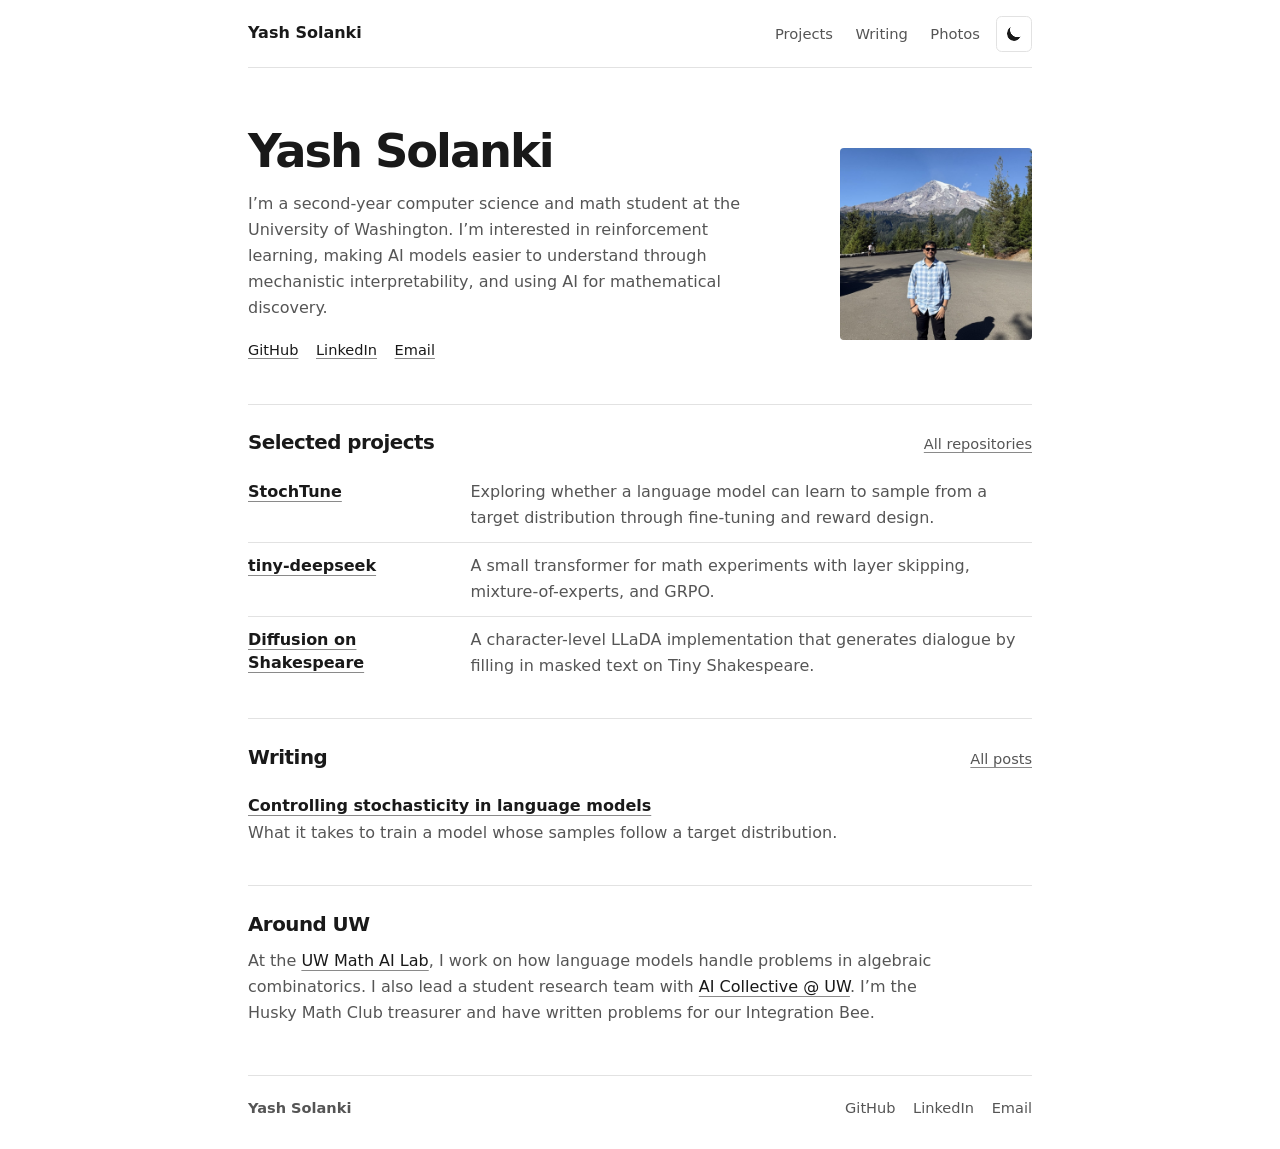
<file: index.html>
<!doctype html>
<html lang="en">
<head>
  <meta charset="utf-8">
  <meta name="viewport" content="width=device-width, initial-scale=1">
  <meta name="description" content="Yash Solanki, a computer science and math student at the University of Washington. Projects and notes on machine learning.">
  <meta name="theme-color" content="#ffffff">
  <title>Yash Solanki</title>
  <link rel="icon" href="assets/images/favicon.png" type="image/png">
  <script src="assets/theme.js"></script>
  <link rel="stylesheet" href="assets/site.css">
</head>
<body>
  <a class="skip-link" href="#main">Skip to content</a>
  <header class="site-header">
    <div class="wrap header-inner">
      <a class="wordmark" href="./" aria-current="page">Yash Solanki</a>
      <nav aria-label="Main navigation">
        <a href="#projects">Projects</a>
        <a href="writing/">Writing</a>
        <a href="photos/">Photos</a>
      </nav>
      <button class="theme-toggle" type="button" aria-label="Dark theme" aria-pressed="false" title="Toggle light and dark themes" hidden>
        <span class="theme-icon" aria-hidden="true"></span>
      </button>
    </div>
  </header>

  <main id="main" class="wrap home">
    <section class="intro" aria-labelledby="intro">
      <div>
        <h1 id="intro">Yash Solanki</h1>
        <p>I’m a second-year computer science and math student at the University of Washington. I’m interested in reinforcement learning, making AI models easier to understand through mechanistic interpretability, and using AI for mathematical discovery.</p>
        <nav class="contact-links" aria-label="Find me online">
          <a href="https://github.com/YashSolanki2007">GitHub</a>
          <a href="https://www.linkedin.com/in/yashsolanki07">LinkedIn</a>
          <a href="mailto:yashmpsolanki@gmail.com">Email</a>
        </nav>
      </div>
      <figure class="portrait">
        <img src="assets/images/profile.jpg" width="900" height="1200" alt="Yash Solanki wearing sunglasses in front of a snow-dusted mountain">
      </figure>
    </section>

    <section class="content-section" id="projects" aria-labelledby="projects-heading">
      <div class="section-header">
        <h2 id="projects-heading">Selected projects</h2>
        <a class="text-link" href="https://github.com/YashSolanki2007?tab=repositories">All repositories</a>
      </div>
      <ul class="project-list">
        <li>
          <h3><a href="https://github.com/YashSolanki2007/StochTune">StochTune</a></h3>
          <p>Exploring whether a language model can learn to sample from a target distribution through fine-tuning and reward design.</p>
        </li>
        <li>
          <h3><a href="https://github.com/YashSolanki2007/tiny-deepseek">tiny-deepseek</a></h3>
          <p>A small transformer for math experiments with layer skipping, mixture-of-experts, and GRPO.</p>
        </li>
        <li>
          <h3><a href="https://github.com/YashSolanki2007/Diffusion-Language-Model">Diffusion on Shakespeare</a></h3>
          <p>A character-level LLaDA implementation that generates dialogue by filling in masked text on Tiny Shakespeare.</p>
        </li>
      </ul>
    </section>

    <section class="content-section" aria-labelledby="writing-heading">
      <div class="section-header">
        <h2 id="writing-heading">Writing</h2>
        <a class="text-link" href="writing/">All posts</a>
      </div>
      <ul class="post-list">
        <li>
          <h3><a href="writing/stochastic-language-models/">Controlling stochasticity in language models</a></h3>
          <p>What it takes to train a model whose samples follow a target distribution.</p>
        </li>
      </ul>
    </section>

    <section class="content-section" aria-labelledby="campus-heading">
      <h2 id="campus-heading">Around UW</h2>
      <p class="campus-copy">At the <a href="https://ai.math.uw.edu/">UW Math AI Lab</a>, I work on how language models handle problems in algebraic combinatorics. I also lead a student research team with <a href="https://aicuw.co/">AI Collective @ UW</a>. I’m the Husky Math Club treasurer and have written problems for our Integration Bee.</p>
    </section>
  </main>

  <footer class="site-footer wrap">
    <a class="wordmark" href="./">Yash Solanki</a>
    <nav class="contact-links" aria-label="Social and contact links">
      <a href="https://github.com/YashSolanki2007">GitHub</a>
      <a href="https://www.linkedin.com/in/yashsolanki07">LinkedIn</a>
      <a href="mailto:yashmpsolanki@gmail.com">Email</a>
    </nav>
  </footer>
</body>
</html>
</file>
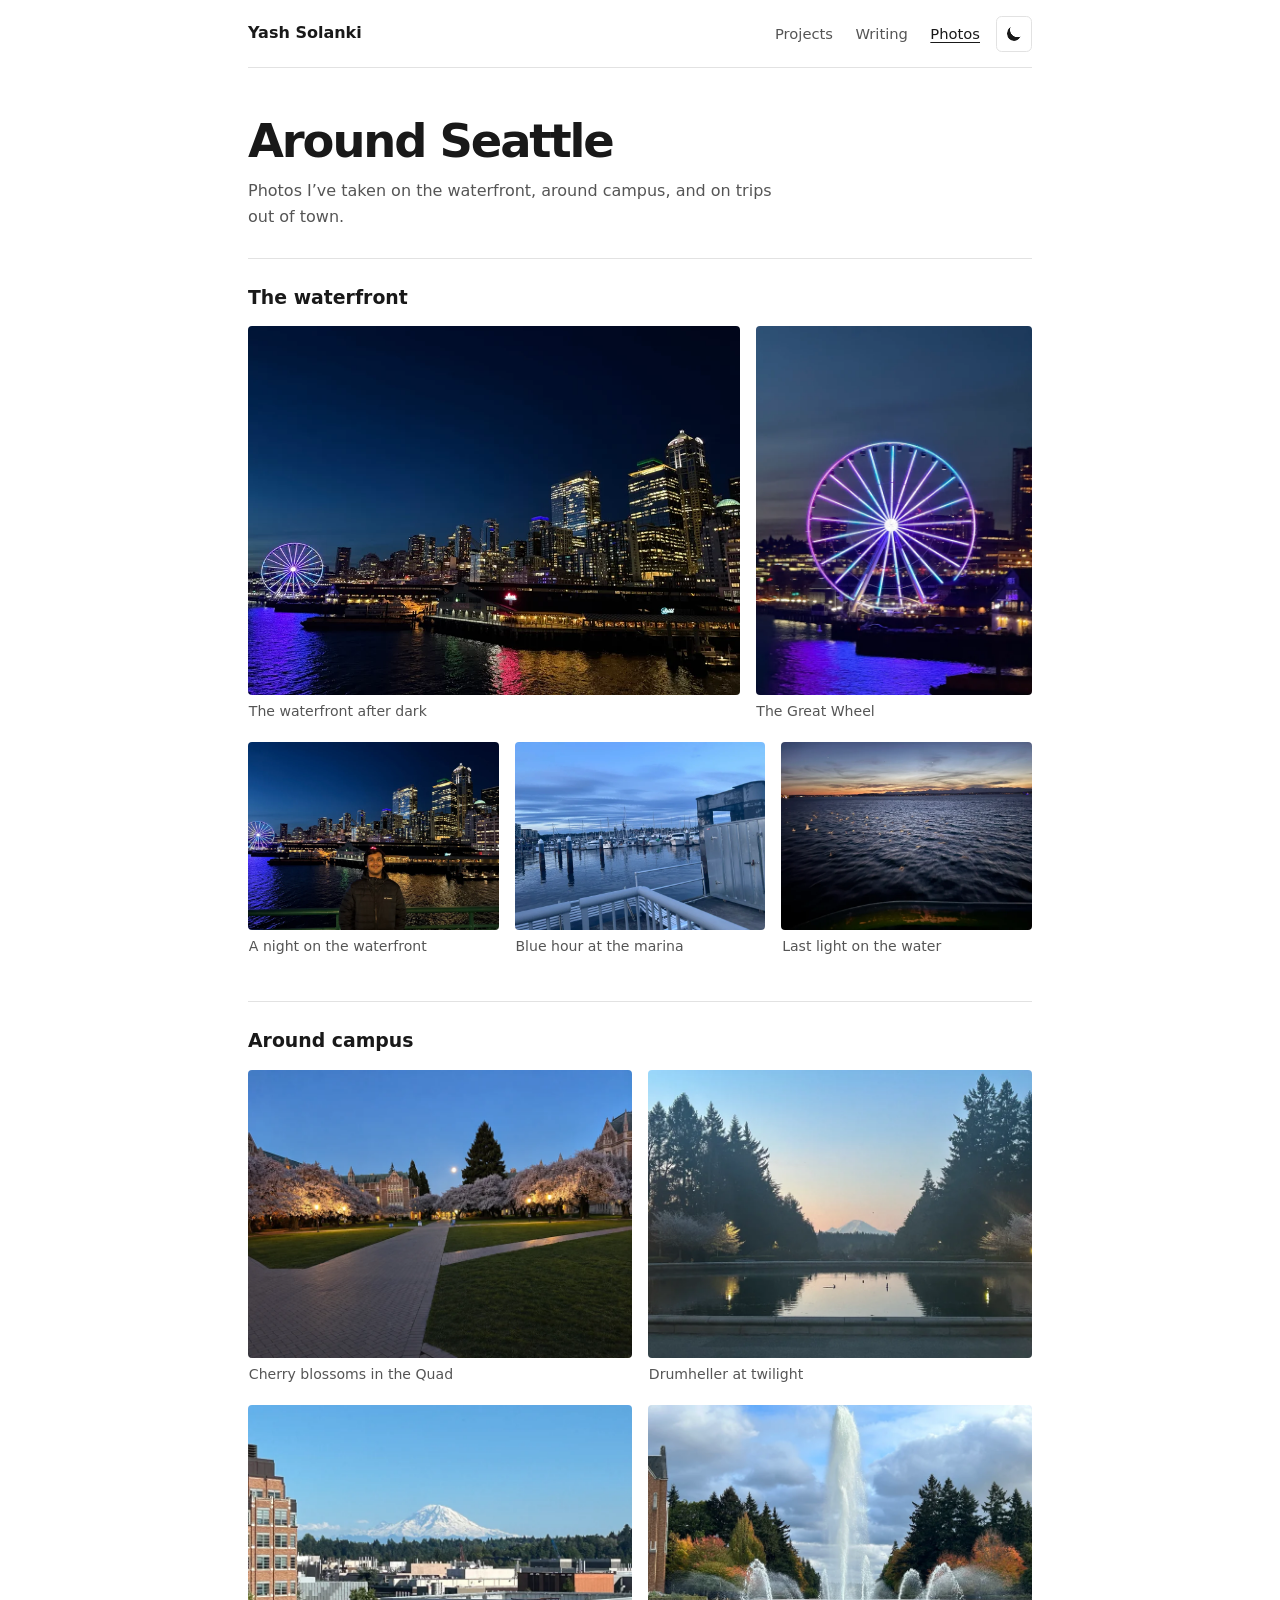
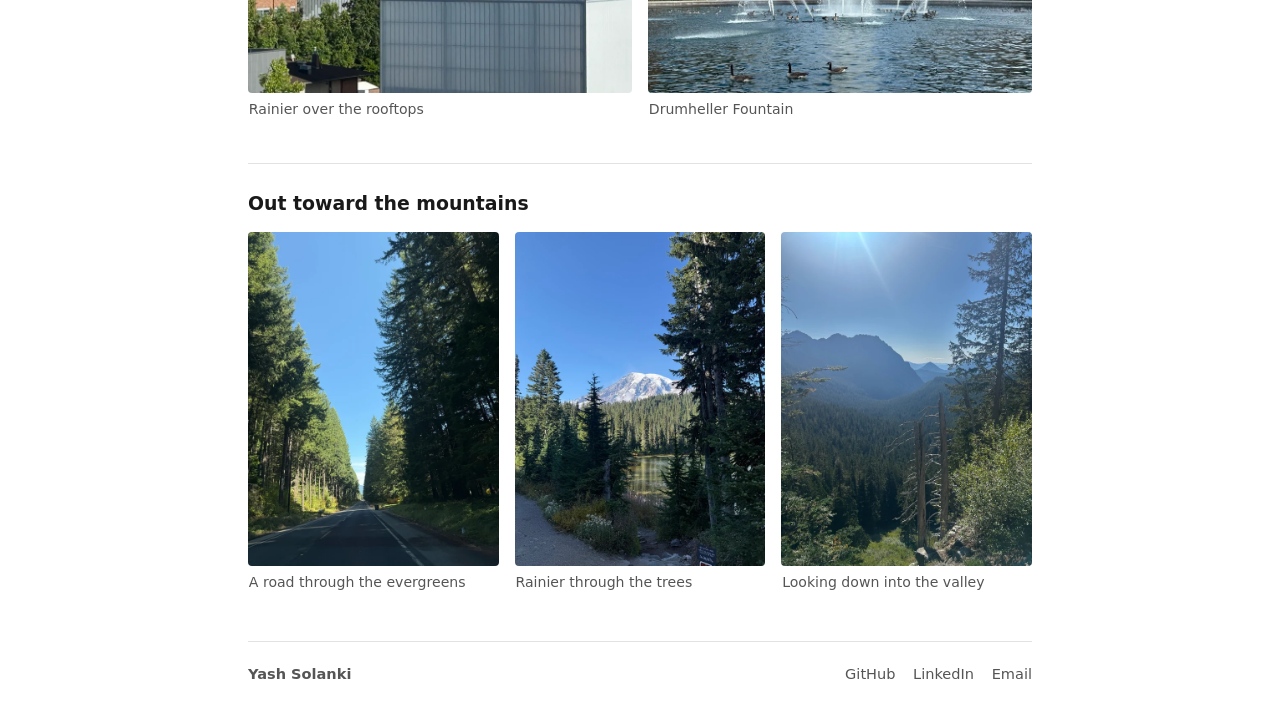
<file: photos/index.html>
<!doctype html>
<html lang="en">
<head>
  <meta charset="utf-8">
  <meta name="viewport" content="width=device-width, initial-scale=1">
  <meta name="description" content="Photos by Yash Solanki from around Seattle, the UW campus, and the mountains beyond.">
  <meta name="theme-color" content="#ffffff">
  <title>Photos — Yash Solanki</title>
  <link rel="icon" href="../assets/images/favicon.png" type="image/png">
  <script src="../assets/theme.js"></script>
  <link rel="stylesheet" href="../assets/site.css">
  <link rel="stylesheet" href="../assets/photos.css">
  <script src="../assets/photos.js" defer></script>
</head>
<body>
  <a class="skip-link" href="#main">Skip to content</a>
  <header class="site-header">
    <div class="wrap header-inner">
      <a class="wordmark" href="../">Yash Solanki</a>
      <nav aria-label="Main navigation">
        <a href="../#projects">Projects</a>
        <a href="../writing/">Writing</a>
        <a href="./" aria-current="page">Photos</a>
      </nav>
      <button class="theme-toggle" type="button" aria-label="Dark theme" aria-pressed="false" title="Toggle light and dark themes" hidden>
        <span class="theme-icon" aria-hidden="true"></span>
      </button>
    </div>
  </header>

  <main id="main" class="wrap album">
    <header class="page-title album-header">
      <h1>Around Seattle</h1>
      <p>Photos I’ve taken on the waterfront, around campus, and on trips out of town.</p>
    </header>

    <section class="photo-section" aria-labelledby="waterfront">
      <h2 id="waterfront">The waterfront</h2>
      <div class="photo-grid photo-grid-feature">
        <figure class="photo-card">
          <a class="photo-link" href="../assets/photos/waterfront-after-dark.webp">
            <img src="../assets/photos/waterfront-after-dark-small.webp" srcset="../assets/photos/waterfront-after-dark-small.webp 800w, ../assets/photos/waterfront-after-dark.webp 1600w" sizes="(max-width: 39rem) calc(100vw - 2rem), (max-width: 74rem) 60vw, 700px" width="800" height="600" fetchpriority="high" alt="Seattle’s illuminated skyline and Ferris wheel reflected in dark water">
          </a>
          <figcaption>The waterfront after dark</figcaption>
        </figure>
        <figure class="photo-card">
          <a class="photo-link" href="../assets/photos/great-wheel.webp">
            <img src="../assets/photos/great-wheel-small.webp" width="600" height="800" decoding="async" alt="The Seattle Great Wheel glowing violet above the waterfront">
          </a>
          <figcaption>The Great Wheel</figcaption>
        </figure>
      </div>

      <div class="photo-grid">
        <figure class="photo-card">
          <a class="photo-link" href="../assets/photos/night-on-the-waterfront.webp">
            <img src="../assets/photos/night-on-the-waterfront-small.webp" width="800" height="600" loading="lazy" decoding="async" alt="A person at a railing with the lit Seattle skyline behind them">
          </a>
          <figcaption>A night on the waterfront</figcaption>
        </figure>
        <figure class="photo-card">
          <a class="photo-link" href="../assets/photos/marina-at-dusk.webp">
            <img src="../assets/photos/marina-at-dusk-small.webp" width="800" height="600" loading="lazy" decoding="async" alt="Boats moored beneath a cloudy blue sky at dusk">
          </a>
          <figcaption>Blue hour at the marina</figcaption>
        </figure>
        <figure class="photo-card">
          <a class="photo-link" href="../assets/photos/last-light.webp">
            <img src="../assets/photos/last-light-small.webp" width="800" height="600" loading="lazy" decoding="async" alt="Dark waves below a thin strip of orange sunset">
          </a>
          <figcaption>Last light on the water</figcaption>
        </figure>
      </div>
    </section>

    <section class="photo-section" aria-labelledby="campus">
      <h2 id="campus">Around campus</h2>
      <div class="photo-grid photo-grid-pairs">
        <figure class="photo-card">
          <a class="photo-link" href="../assets/photos/cherry-blossoms.webp">
            <img src="../assets/photos/cherry-blossoms-small.webp" width="800" height="600" loading="lazy" decoding="async" alt="The UW Quad at blue hour, with illuminated cherry blossoms along both sides">
          </a>
          <figcaption>Cherry blossoms in the Quad</figcaption>
        </figure>
        <figure class="photo-card">
          <a class="photo-link" href="../assets/photos/drumheller-at-twilight.webp">
            <img src="../assets/photos/drumheller-at-twilight-small.webp" width="800" height="600" loading="lazy" decoding="async" alt="A reflecting pool and a tree-lined view toward Mount Rainier under a pale sky">
          </a>
          <figcaption>Drumheller at twilight</figcaption>
        </figure>
        <figure class="photo-card">
          <a class="photo-link" href="../assets/photos/rainier-over-rooftops.webp">
            <img src="../assets/photos/rainier-over-rooftops-small.webp" width="800" height="600" loading="lazy" decoding="async" alt="Snow-covered Mount Rainier rising beyond trees and rooftops">
          </a>
          <figcaption>Rainier over the rooftops</figcaption>
        </figure>
        <figure class="photo-card">
          <a class="photo-link" href="../assets/photos/drumheller-fountain.webp">
            <img src="../assets/photos/drumheller-fountain-small.webp" width="800" height="600" loading="lazy" decoding="async" alt="Ducks on the water in front of tall fountain jets and autumn trees">
          </a>
          <figcaption>Drumheller Fountain</figcaption>
        </figure>
      </div>
    </section>

    <section class="photo-section" aria-labelledby="mountains">
      <h2 id="mountains">Out toward the mountains</h2>
      <div class="photo-grid">
        <figure class="photo-card">
          <a class="photo-link" href="../assets/photos/evergreen-road.webp">
            <img src="../assets/photos/evergreen-road-small.webp" width="600" height="800" loading="lazy" decoding="async" alt="A straight road between tall evergreen trees under a clear sky">
          </a>
          <figcaption>A road through the evergreens</figcaption>
        </figure>
        <figure class="photo-card">
          <a class="photo-link" href="../assets/photos/rainier-through-the-trees.webp">
            <img src="../assets/photos/rainier-through-the-trees-small.webp" width="600" height="800" loading="lazy" decoding="async" alt="Mount Rainier framed by trees overlooking a small body of water">
          </a>
          <figcaption>Rainier through the trees</figcaption>
        </figure>
        <figure class="photo-card">
          <a class="photo-link" href="../assets/photos/mountain-valley.webp">
            <img src="../assets/photos/mountain-valley-small.webp" width="600" height="800" loading="lazy" decoding="async" alt="Sunlight over a steep forested valley and a ridge in the distance">
          </a>
          <figcaption>Looking down into the valley</figcaption>
        </figure>
      </div>
    </section>
  </main>

  <dialog class="photo-viewer" aria-label="Photo viewer">
    <div class="photo-viewer-body">
      <figure>
        <div class="photo-viewer-media"></div>
        <figcaption class="photo-viewer-caption" aria-live="polite"></figcaption>
      </figure>
      <div class="photo-viewer-controls">
        <button class="photo-previous" type="button">Previous</button>
        <span class="photo-viewer-count"></span>
        <button class="photo-next" type="button">Next</button>
        <form method="dialog">
          <button type="submit" autofocus>Close</button>
        </form>
      </div>
    </div>
  </dialog>

  <footer class="site-footer wrap">
    <a class="wordmark" href="../">Yash Solanki</a>
    <nav class="contact-links" aria-label="Social and contact links">
      <a href="https://github.com/YashSolanki2007">GitHub</a>
      <a href="https://www.linkedin.com/in/yashsolanki07">LinkedIn</a>
      <a href="mailto:yashmpsolanki@gmail.com">Email</a>
    </nav>
  </footer>
</body>
</html>
</file>
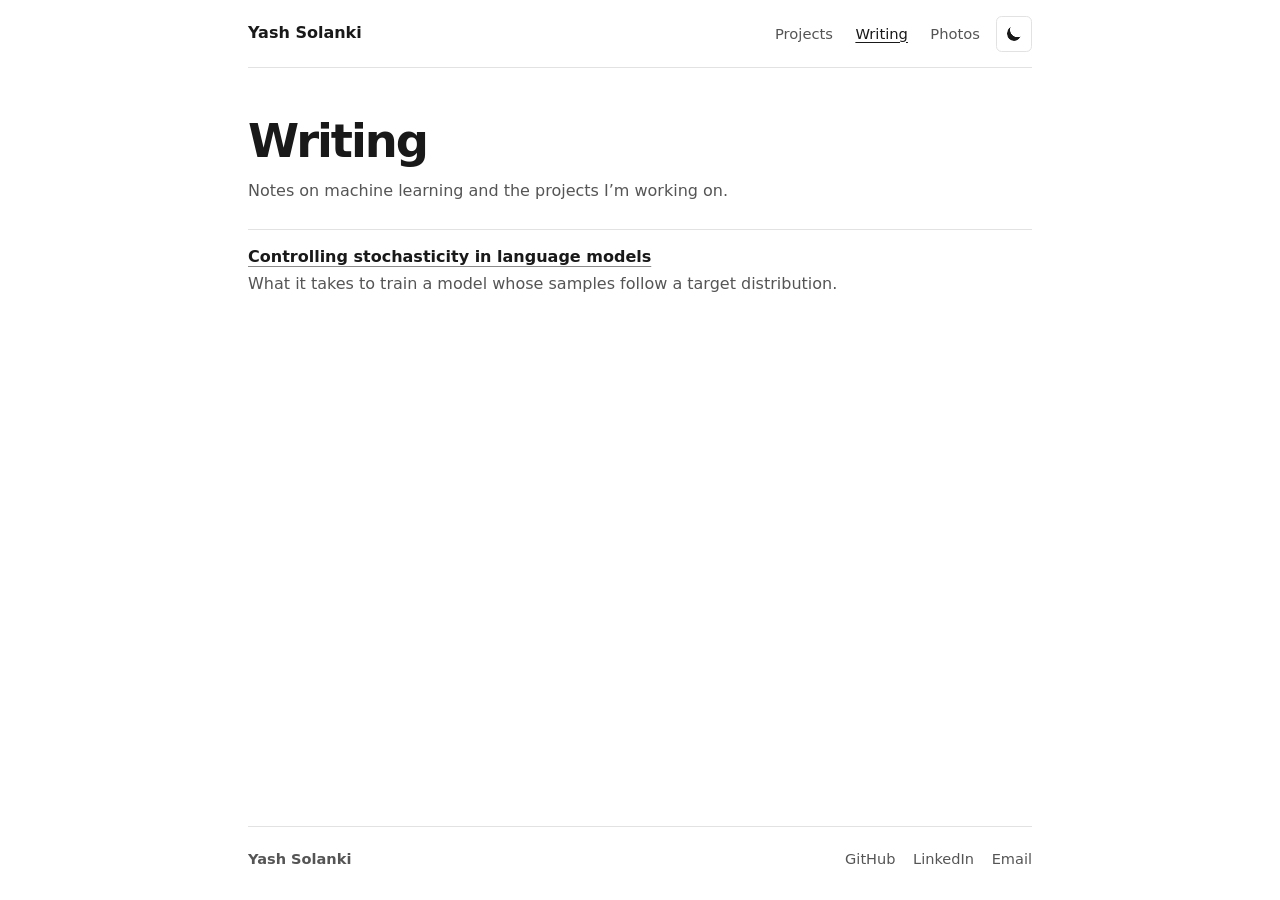
<file: writing/index.html>
<!doctype html>
<html lang="en">
<head>
  <meta charset="utf-8">
  <meta name="viewport" content="width=device-width, initial-scale=1">
  <meta name="description" content="Yash Solanki’s technical blog about reinforcement learning, neural networks, and experiments with language models.">
  <meta name="theme-color" content="#ffffff">
  <title>Writing — Yash Solanki</title>
  <link rel="icon" href="../assets/images/favicon.png" type="image/png">
  <script src="../assets/theme.js"></script>
  <link rel="stylesheet" href="../assets/site.css">
</head>
<body>
  <a class="skip-link" href="#main">Skip to content</a>
  <header class="site-header">
    <div class="wrap header-inner">
      <a class="wordmark" href="../">Yash Solanki</a>
      <nav aria-label="Main navigation">
        <a href="../#projects">Projects</a>
        <a href="./" aria-current="page">Writing</a>
        <a href="../photos/">Photos</a>
      </nav>
      <button class="theme-toggle" type="button" aria-label="Dark theme" aria-pressed="false" title="Toggle light and dark themes" hidden>
        <span class="theme-icon" aria-hidden="true"></span>
      </button>
    </div>
  </header>

  <main id="main" class="wrap blog-index">
    <header class="page-title">
      <h1>Writing</h1>
      <p>Notes on machine learning and the projects I’m working on.</p>
    </header>

    <ul class="post-list">
      <li>
        <h2><a href="stochastic-language-models/">Controlling stochasticity in language models</a></h2>
        <p>What it takes to train a model whose samples follow a target distribution.</p>
      </li>
    </ul>
  </main>

  <footer class="site-footer wrap">
    <a class="wordmark" href="../">Yash Solanki</a>
    <nav class="contact-links" aria-label="Social and contact links">
      <a href="https://github.com/YashSolanki2007">GitHub</a>
      <a href="https://www.linkedin.com/in/yashsolanki07">LinkedIn</a>
      <a href="mailto:yashmpsolanki@gmail.com">Email</a>
    </nav>
  </footer>
</body>
</html>
</file>
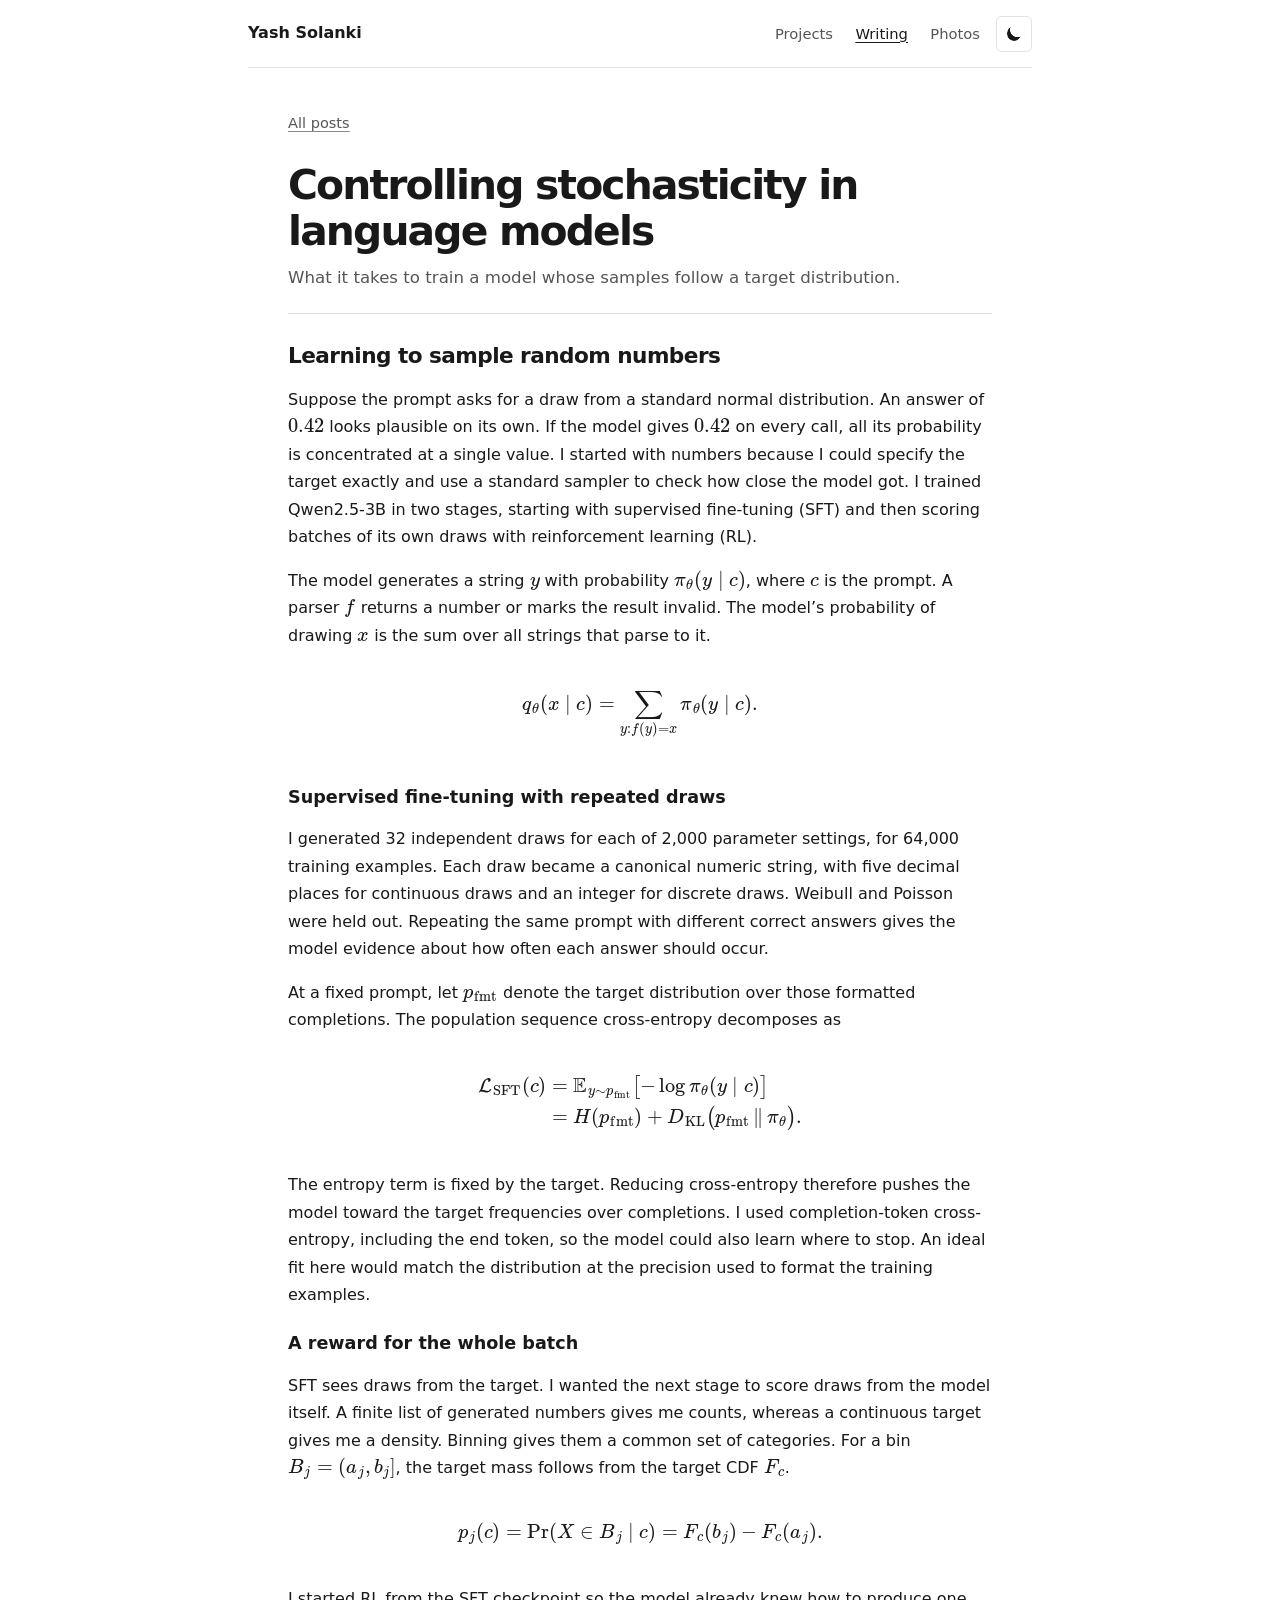
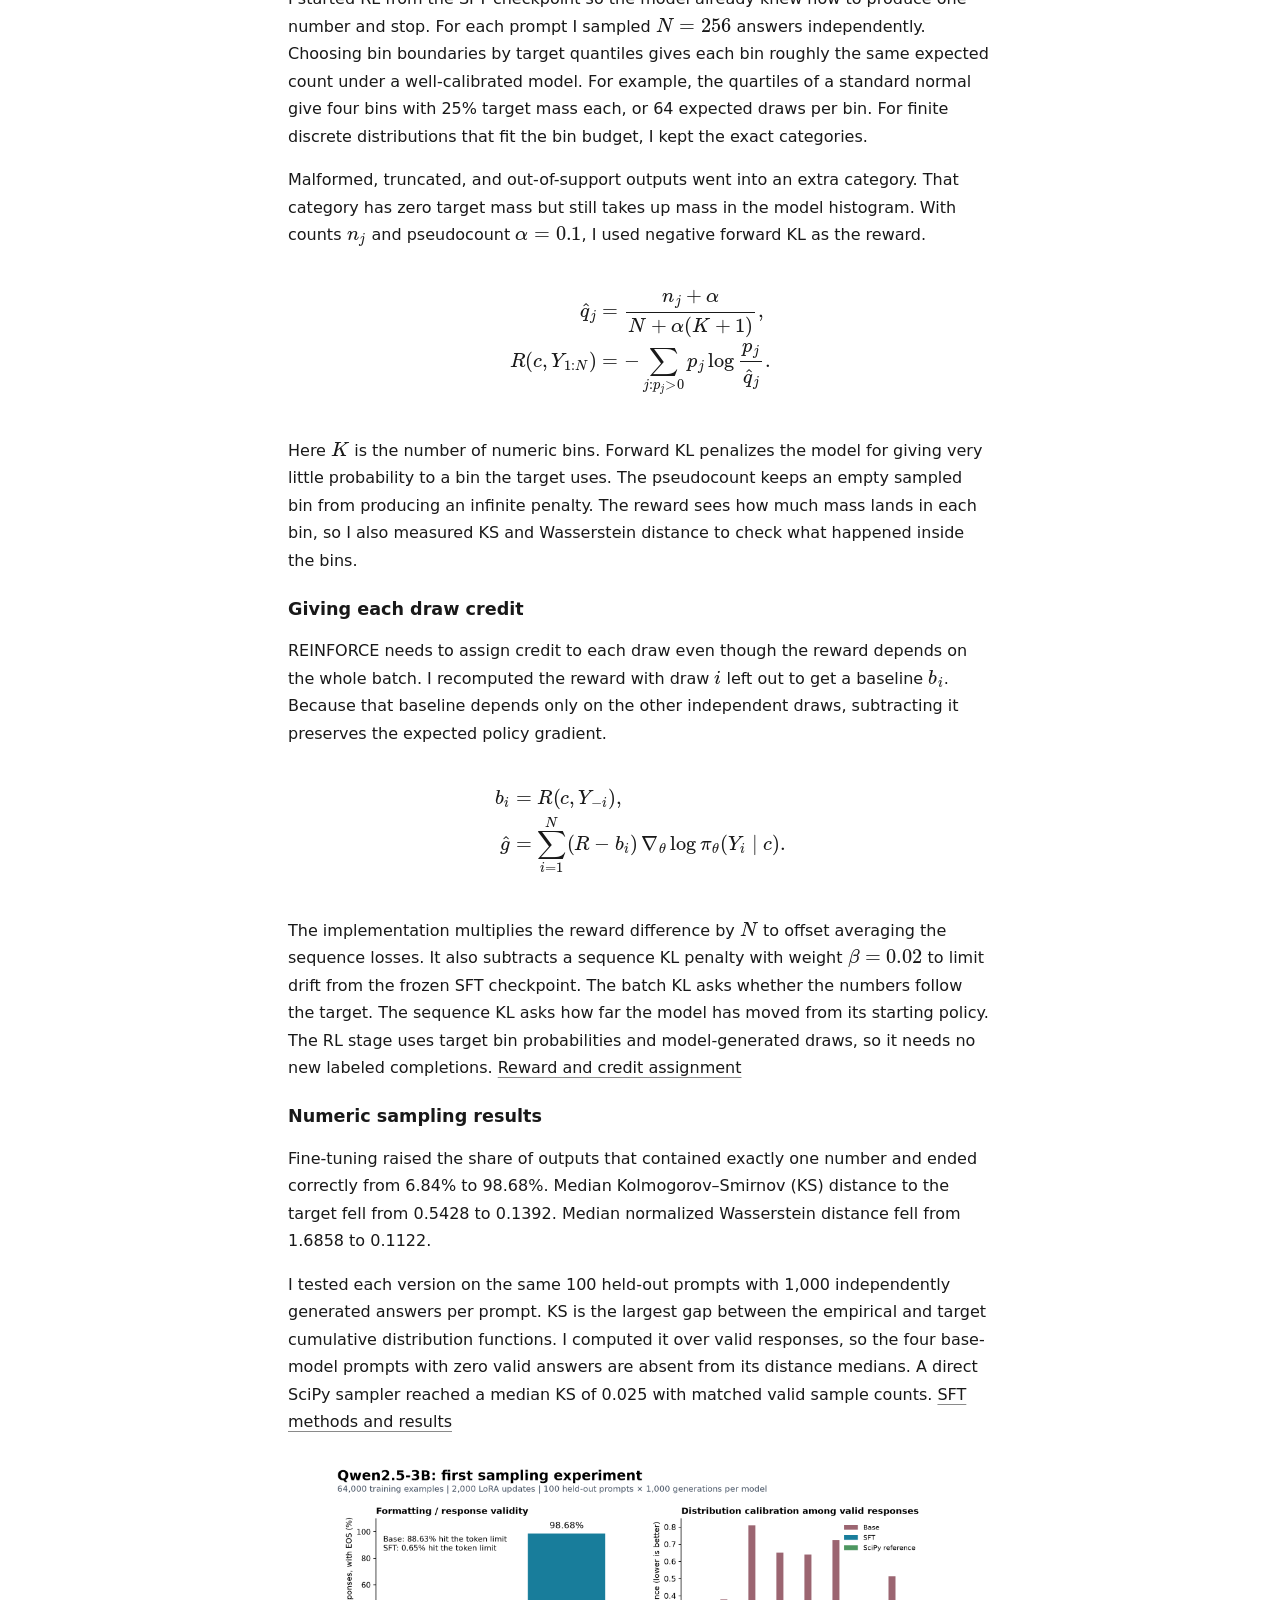
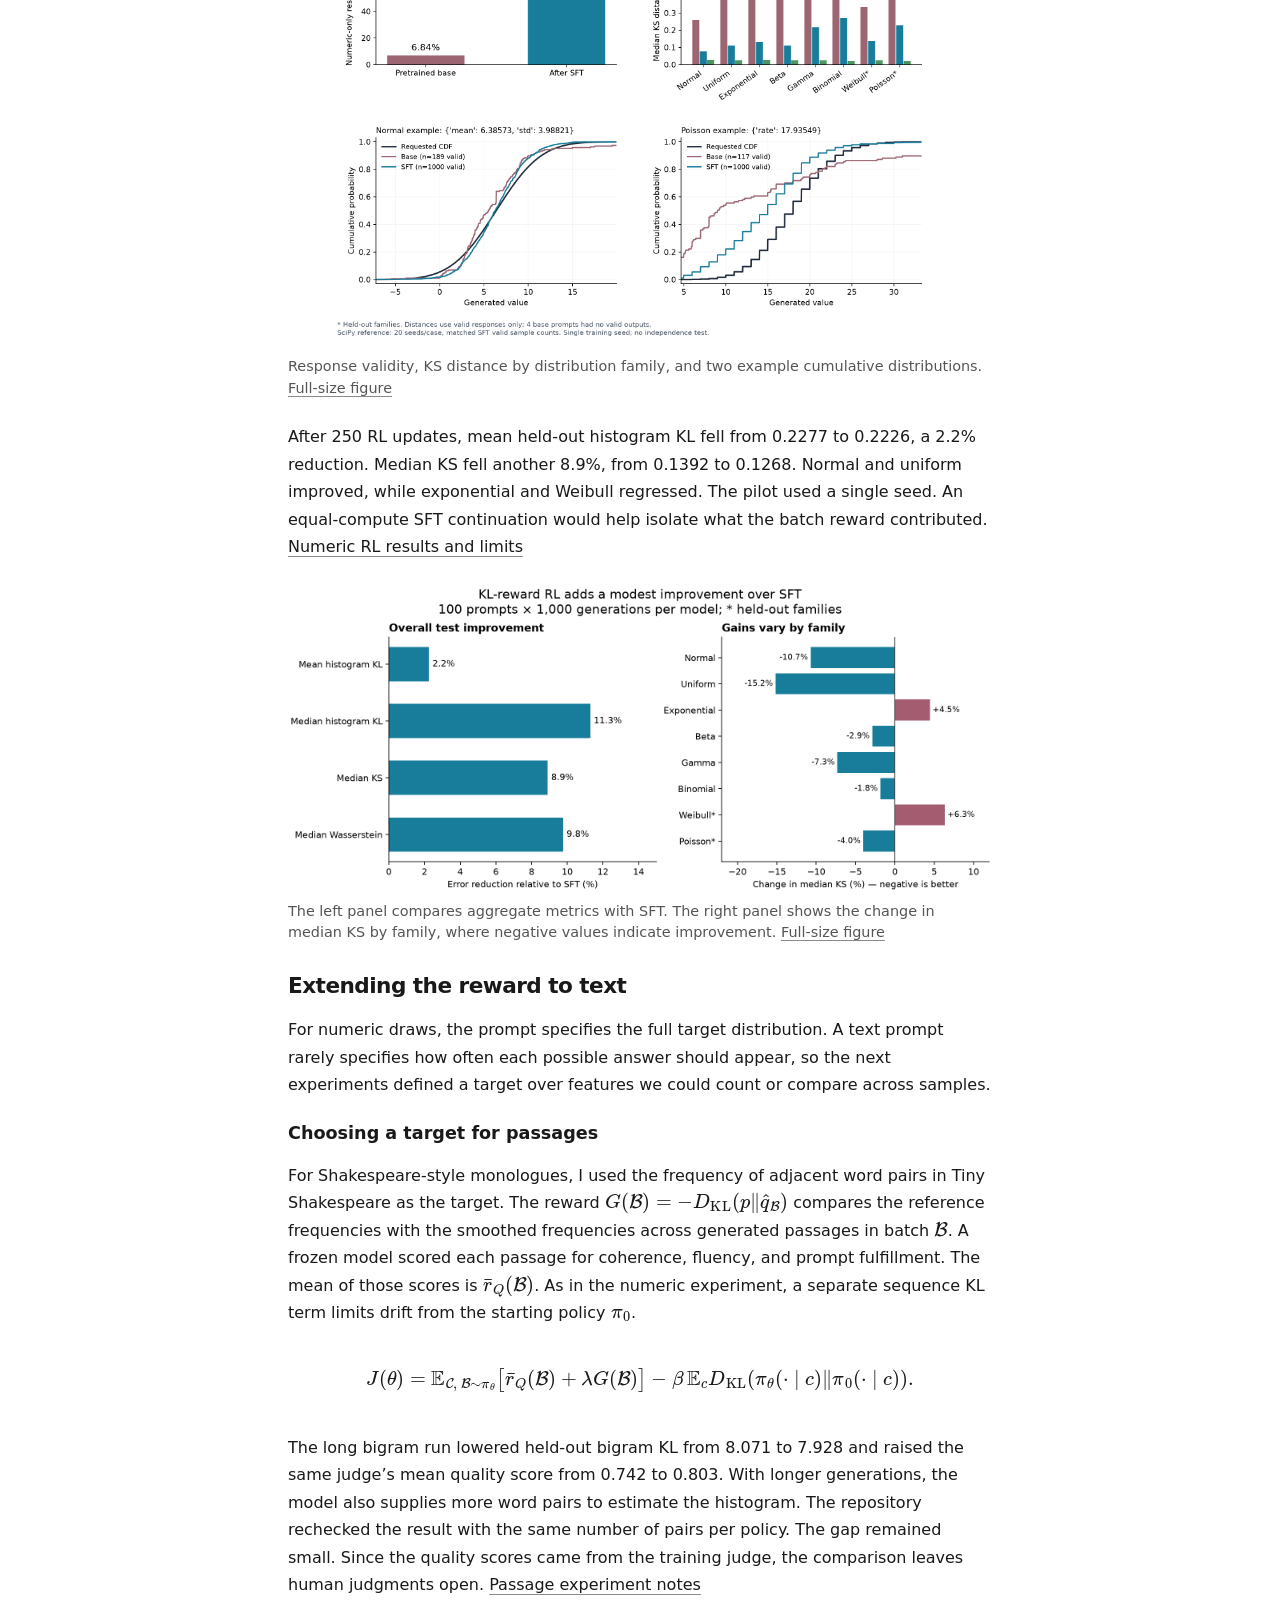
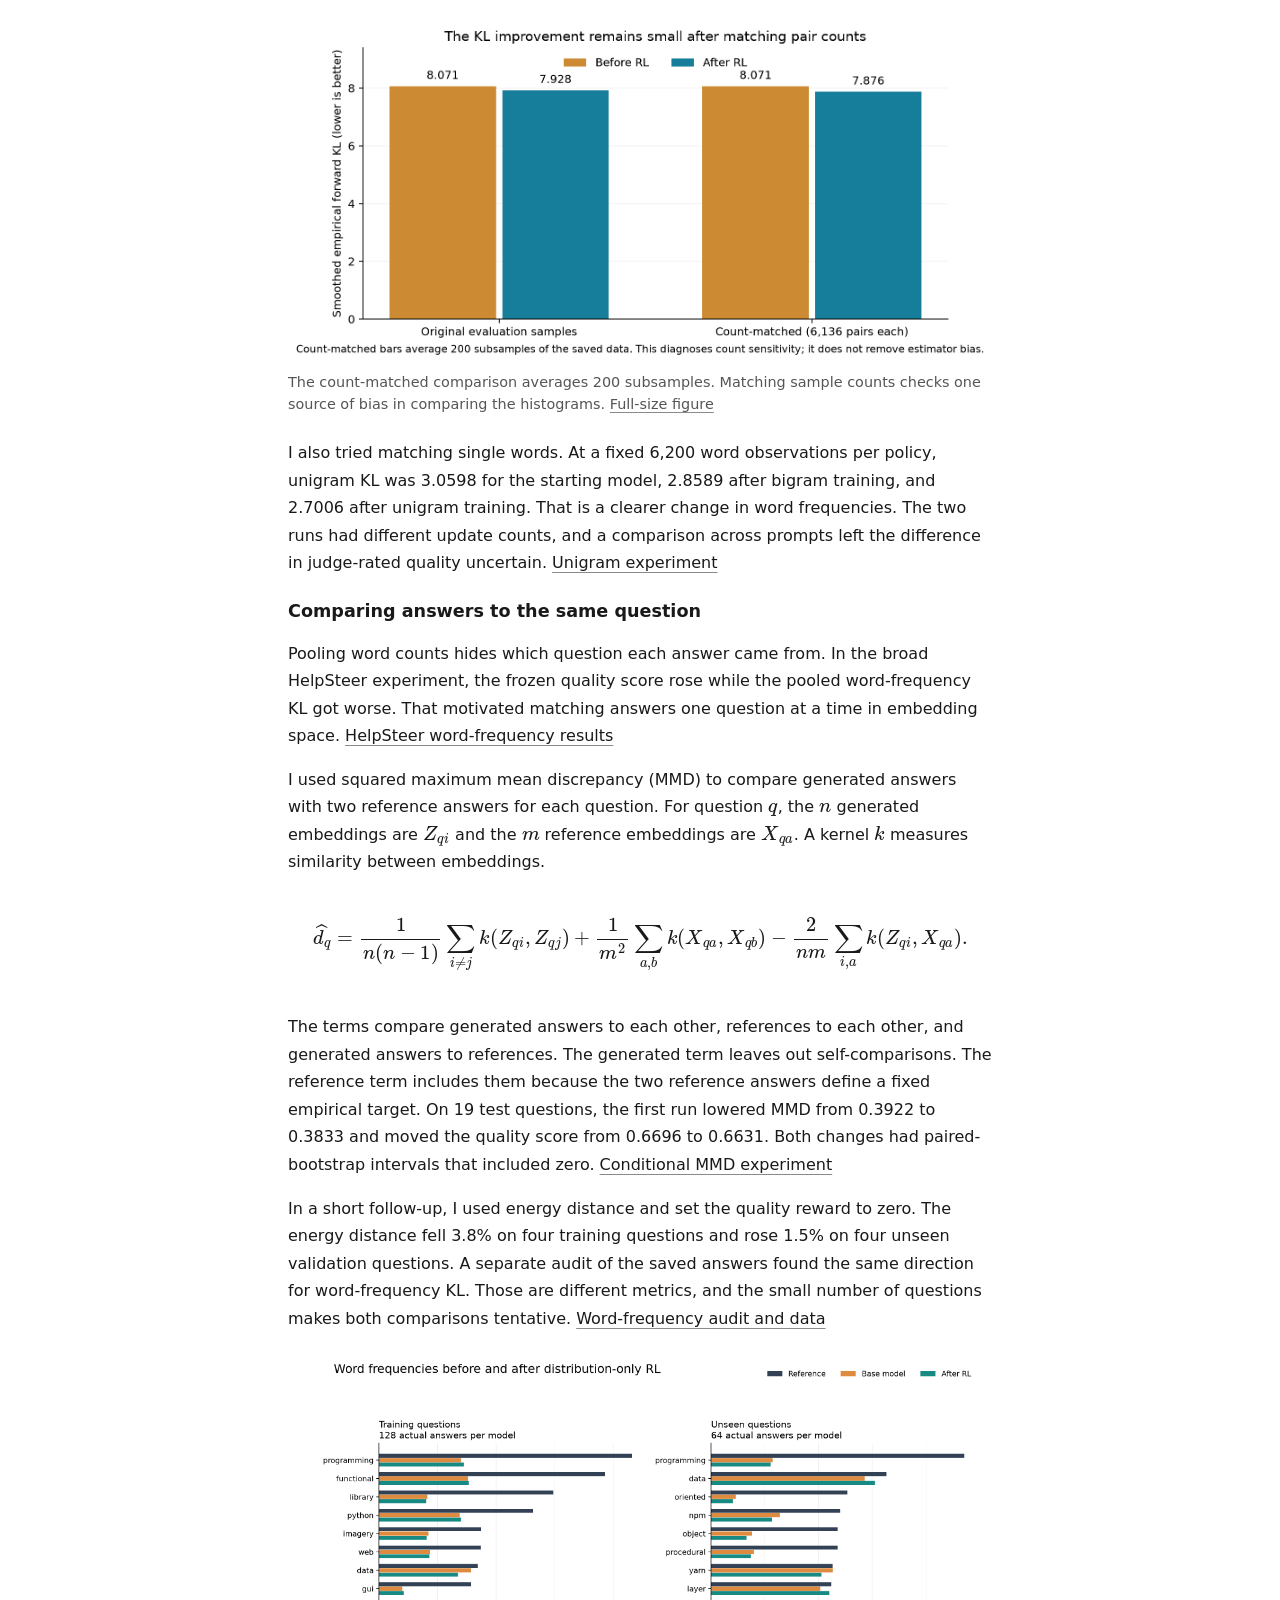
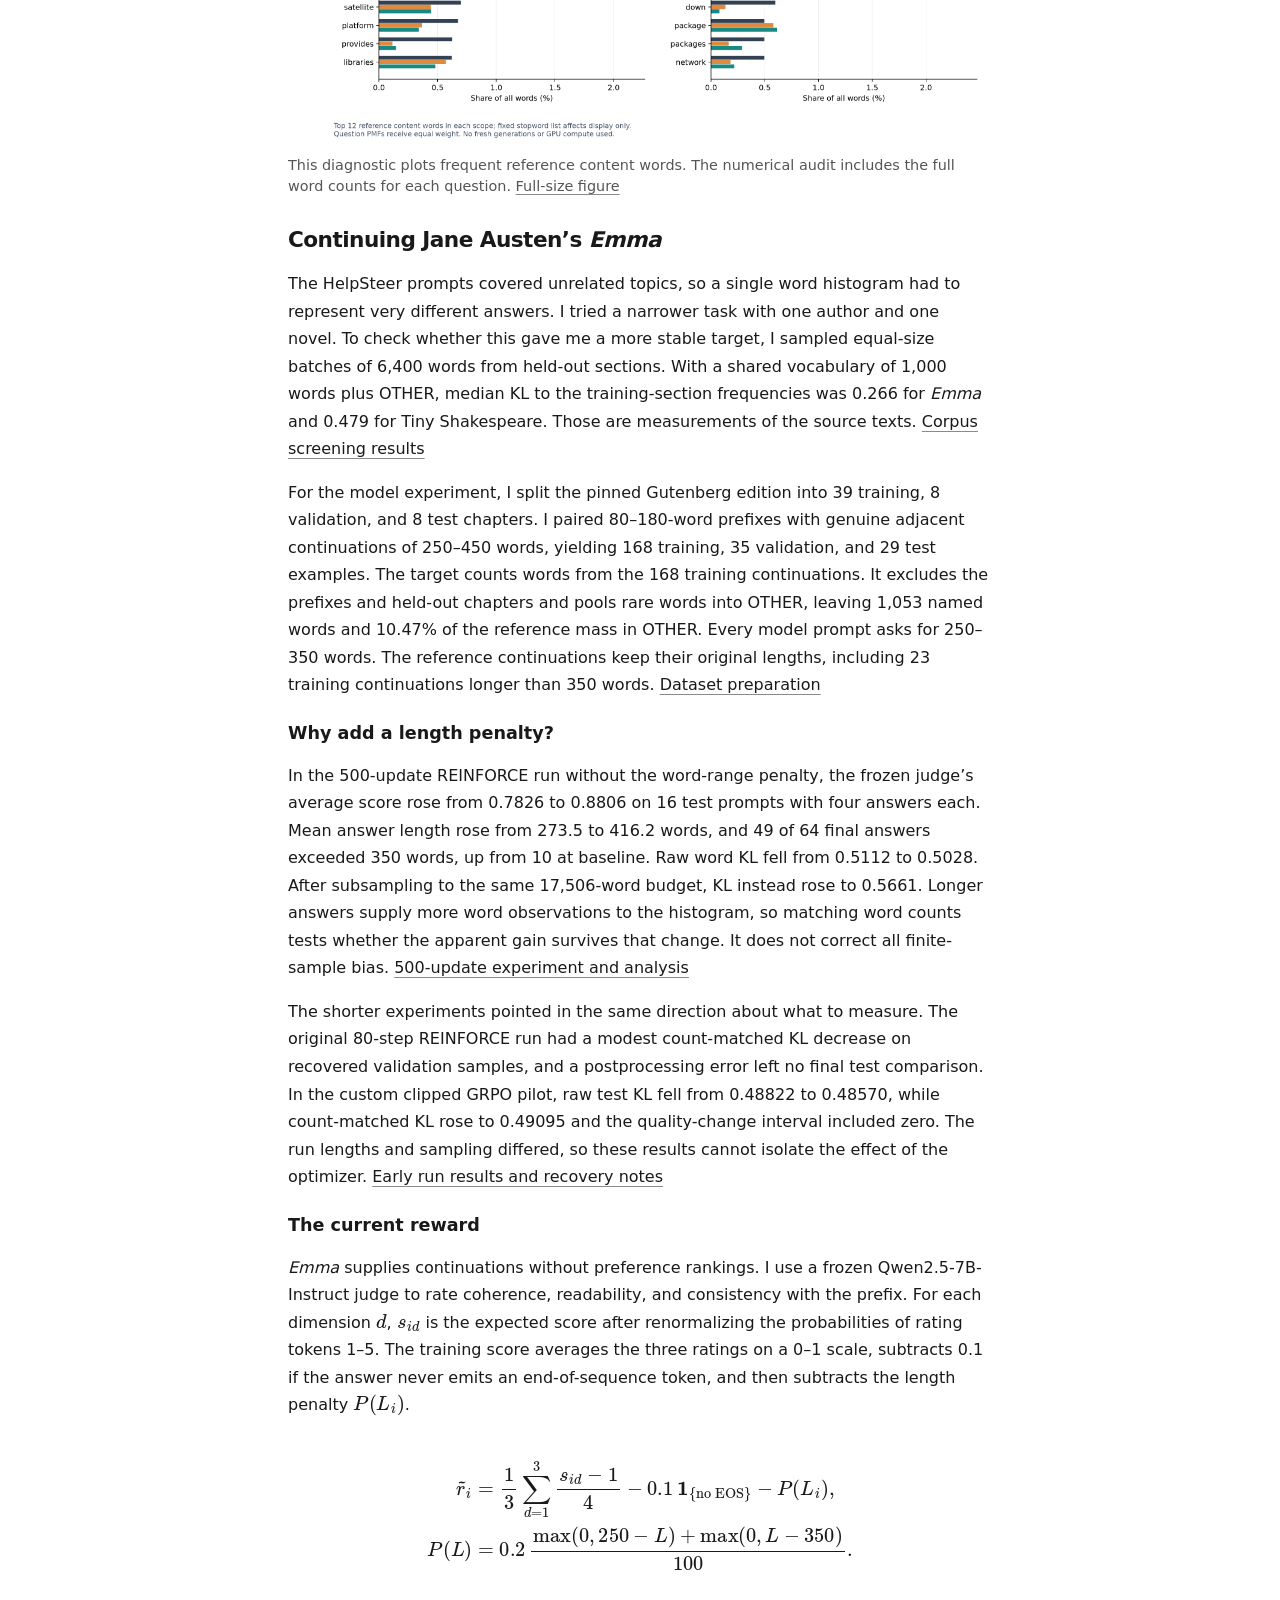
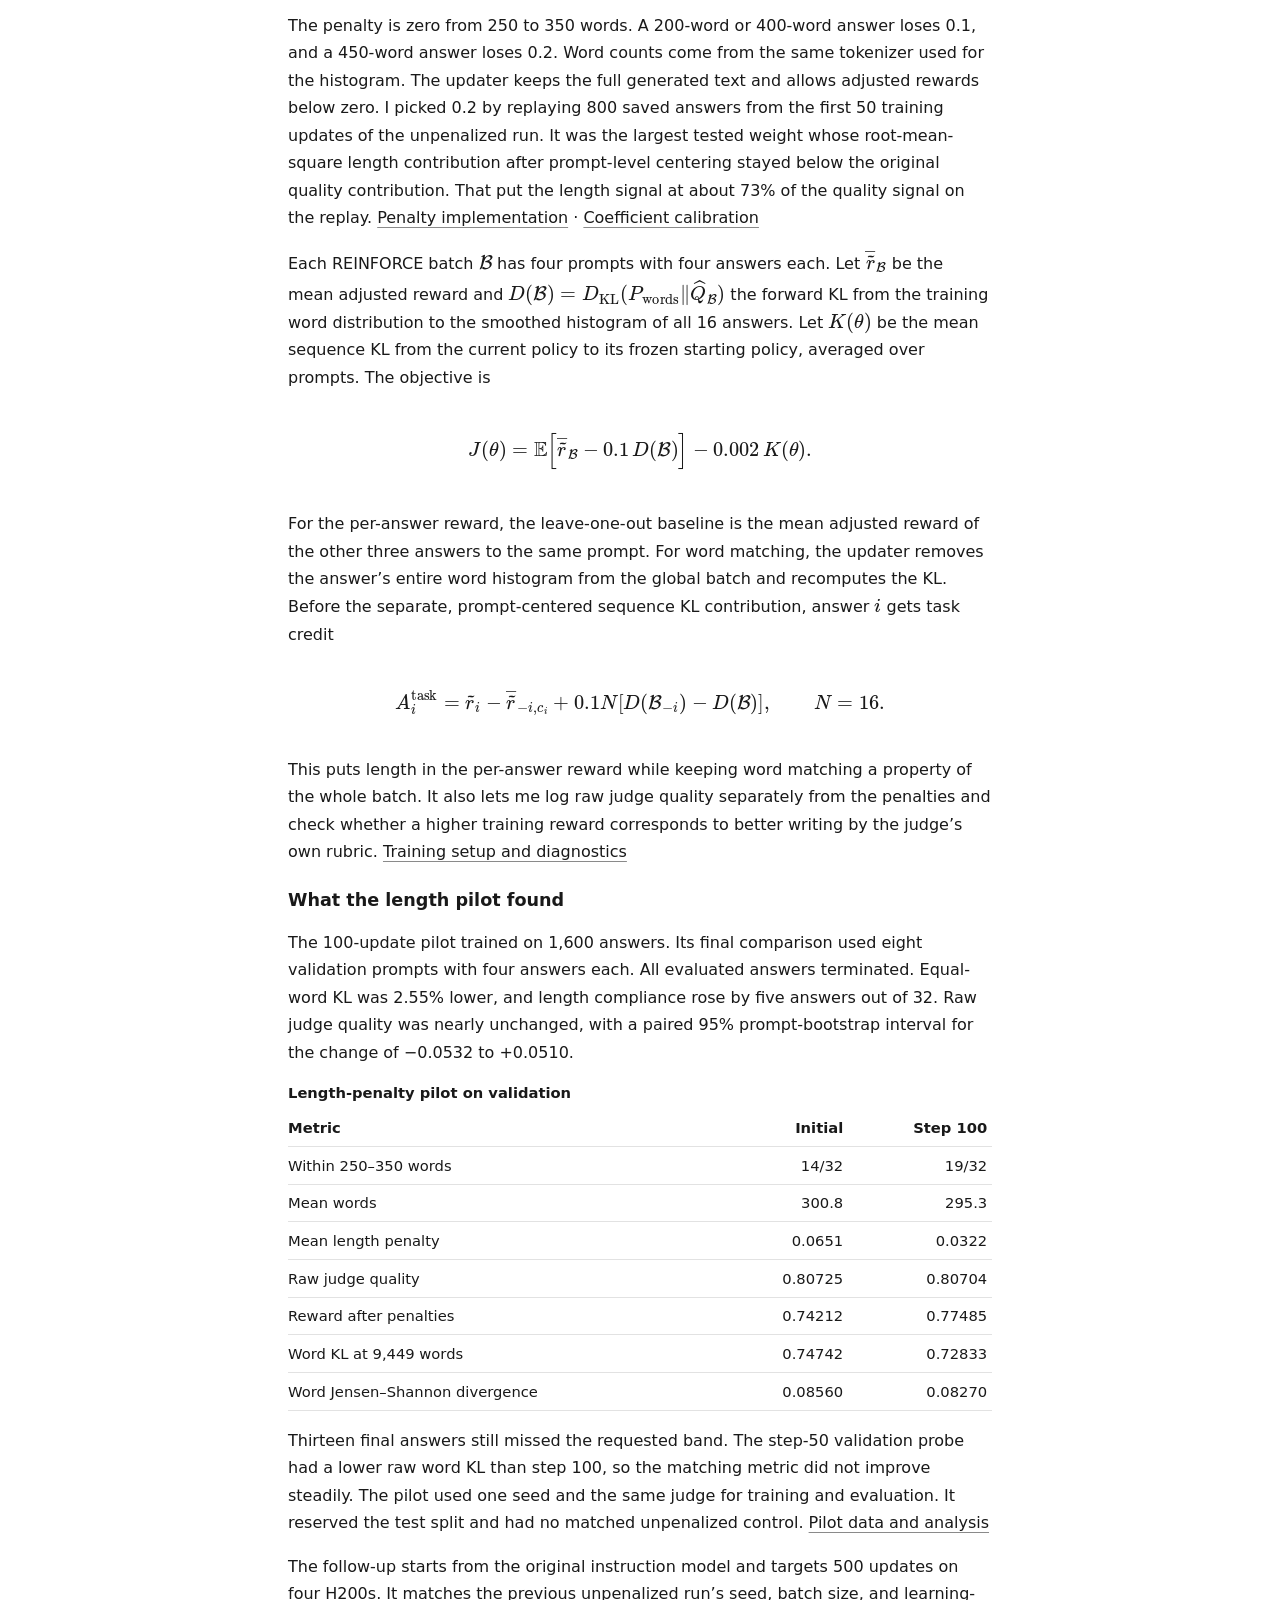
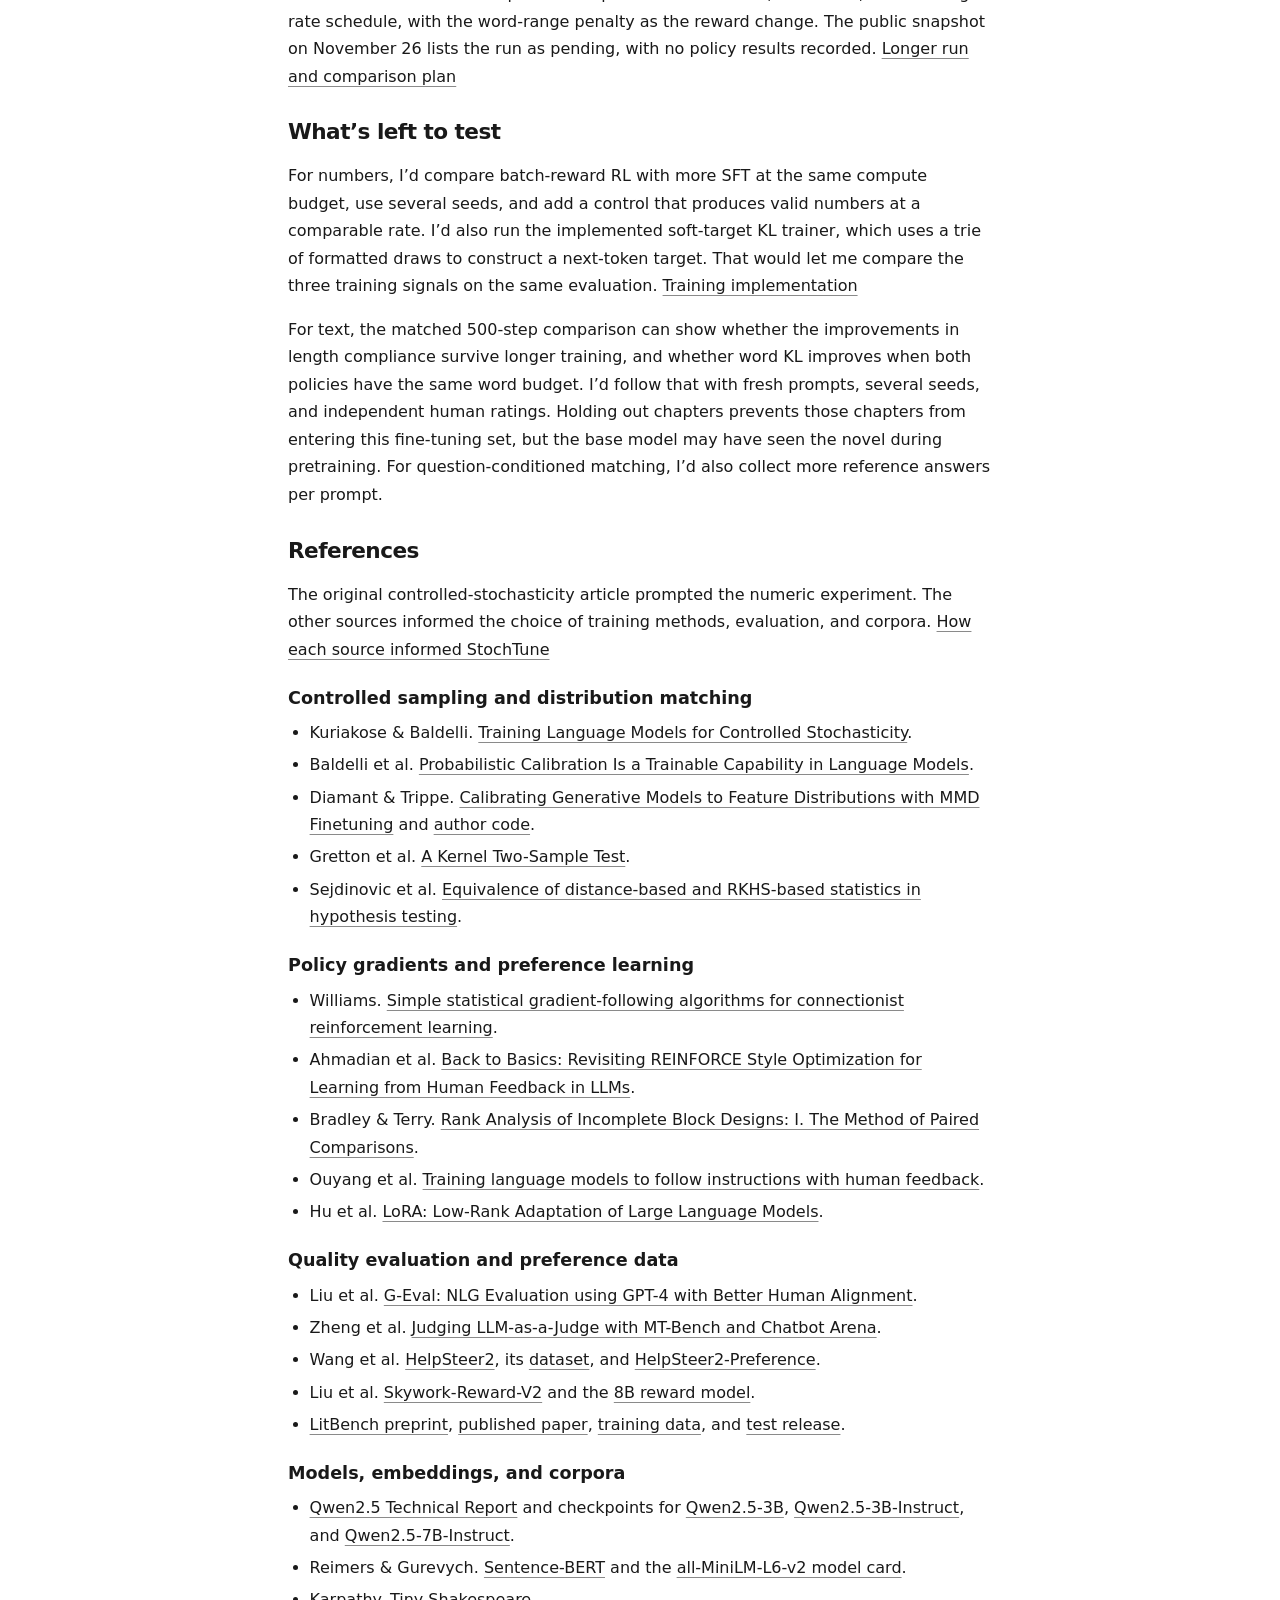
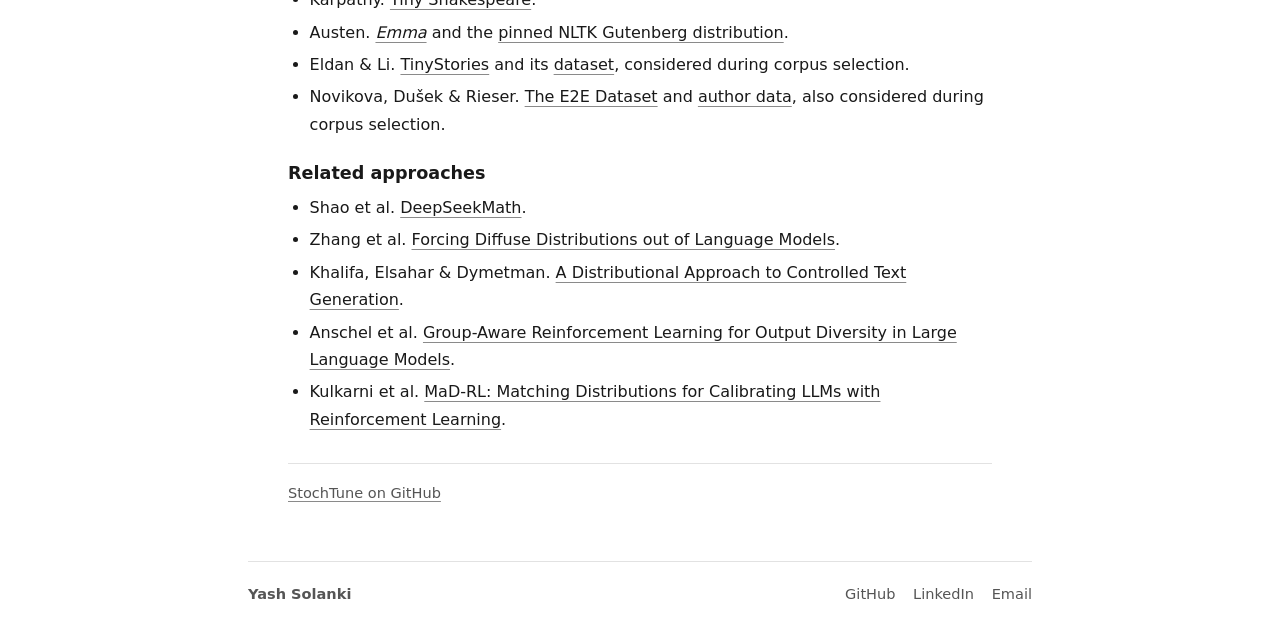
<file: writing/stochastic-language-models/index.html>
<!doctype html>
<html lang="en">
<head>
  <meta charset="utf-8">
  <meta name="viewport" content="width=device-width, initial-scale=1">
  <meta name="description" content="StochTune experiments on numeric sampling, batch KL rewards, and training language models to match word frequencies and control continuation length on Jane Austen’s Emma.">
  <meta name="theme-color" content="#ffffff">
  <title>Controlling stochasticity in language models — Yash Solanki</title>
  <link rel="icon" href="../../assets/images/favicon.png" type="image/png">
  <script src="../../assets/theme.js"></script>
  <link rel="stylesheet" href="../../assets/site.css">
  <script>
    window.MathJax = {
      loader: {load: ['a11y/assistive-mml']},
      options: {enableMenu: false}
    };
  </script>
  <script src="../../assets/mathjax/tex-chtml.js" defer></script>
</head>
<body>
  <a class="skip-link" href="#main">Skip to content</a>
  <header class="site-header">
    <div class="wrap header-inner">
      <a class="wordmark" href="../../">Yash Solanki</a>
      <nav aria-label="Main navigation">
        <a href="../../#projects">Projects</a>
        <a href="../" aria-current="location">Writing</a>
        <a href="../../photos/">Photos</a>
      </nav>
      <button class="theme-toggle" type="button" aria-label="Dark theme" aria-pressed="false" title="Toggle light and dark themes" hidden>
        <span class="theme-icon" aria-hidden="true"></span>
      </button>
    </div>
  </header>

  <main id="main" class="wrap">
    <article class="article-wrap">
      <a class="text-link" href="../">All posts</a>
      <header class="post-header">
        <h1>Controlling stochasticity in language models</h1>
        <p class="post-dek">What it takes to train a model whose samples follow a target distribution.</p>
      </header>

      <div class="prose">
        <h2 id="numeric-sampling">Learning to sample random numbers</h2>
        <p>Suppose the prompt asks for a draw from a standard normal distribution. An answer of \(0.42\) looks plausible on its own. If the model gives \(0.42\) on every call, all its probability is concentrated at a single value. I started with numbers because I could specify the target exactly and use a standard sampler to check how close the model got. I trained Qwen2.5-3B in two stages, starting with supervised fine-tuning (SFT) and then scoring batches of its own draws with reinforcement learning (RL).</p>

        <p>The model generates a string \(y\) with probability \(\pi_\theta(y\mid c)\), where \(c\) is the prompt. A parser \(f\) returns a number or marks the result invalid. The model’s probability of drawing \(x\) is the sum over all strings that parse to it.</p>
        <div class="equation" tabindex="0" role="group" aria-label="Model distribution over numeric outputs">
          \[
          q_\theta(x\mid c)=\sum_{y:f(y)=x}\pi_\theta(y\mid c).
          \]
        </div>

        <h3>Supervised fine-tuning with repeated draws</h3>
        <p>I generated 32 independent draws for each of 2,000 parameter settings, for 64,000 training examples. Each draw became a canonical numeric string, with five decimal places for continuous draws and an integer for discrete draws. Weibull and Poisson were held out. Repeating the same prompt with different correct answers gives the model evidence about how often each answer should occur.</p>
        <p>At a fixed prompt, let \(p_{\mathrm{fmt}}\) denote the target distribution over those formatted completions. The population sequence cross-entropy decomposes as</p>
        <div class="equation" tabindex="0" role="group" aria-label="Cross-entropy and forward KL decomposition">
          \[
          \begin{aligned}
          \mathcal L_{\mathrm{SFT}}(c)
            &amp;= \mathbb E_{y\sim p_{\mathrm{fmt}}}
                \bigl[-\log\pi_\theta(y\mid c)\bigr] \\
            &amp;= H(p_{\mathrm{fmt}})
                + D_{\mathrm{KL}}\bigl(p_{\mathrm{fmt}}\,\|\,\pi_\theta\bigr).
          \end{aligned}
          \]
        </div>

        <p>The entropy term is fixed by the target. Reducing cross-entropy therefore pushes the model toward the target frequencies over completions. I used completion-token cross-entropy, including the end token, so the model could also learn where to stop. An ideal fit here would match the distribution at the precision used to format the training examples.</p>

        <h3>A reward for the whole batch</h3>
        <p>SFT sees draws from the target. I wanted the next stage to score draws from the model itself. A finite list of generated numbers gives me counts, whereas a continuous target gives me a density. Binning gives them a common set of categories. For a bin \(B_j=(a_j,b_j]\), the target mass follows from the target CDF \(F_c\).</p>
        <div class="equation" tabindex="0" role="group" aria-label="Target bin probability">
          \[
          p_j(c)=\Pr(X\in B_j\mid c)=F_c(b_j)-F_c(a_j).
          \]
        </div>

        <p>I started RL from the SFT checkpoint so the model already knew how to produce one number and stop. For each prompt I sampled \(N=256\) answers independently. Choosing bin boundaries by target quantiles gives each bin roughly the same expected count under a well-calibrated model. For example, the quartiles of a standard normal give four bins with 25% target mass each, or 64 expected draws per bin. For finite discrete distributions that fit the bin budget, I kept the exact categories.</p>
        <p>Malformed, truncated, and out-of-support outputs went into an extra category. That category has zero target mass but still takes up mass in the model histogram. With counts \(n_j\) and pseudocount \(\alpha=0.1\), I used negative forward KL as the reward.</p>
        <div class="equation" tabindex="0" role="group" aria-label="Smoothed histogram and numeric batch reward">
          \[
          \begin{aligned}
          \widehat q_j
            &amp;= \frac{n_j+\alpha}{N+\alpha(K+1)}, \\
          R(c,Y_{1:N})
            &amp;= -\sum_{j:p_j&gt;0} p_j\log\frac{p_j}{\widehat q_j}.
          \end{aligned}
          \]
        </div>

        <p>Here \(K\) is the number of numeric bins. Forward KL penalizes the model for giving very little probability to a bin the target uses. The pseudocount keeps an empty sampled bin from producing an infinite penalty. The reward sees how much mass lands in each bin, so I also measured KS and Wasserstein distance to check what happened inside the bins.</p>

        <h3>Giving each draw credit</h3>
        <p>REINFORCE needs to assign credit to each draw even though the reward depends on the whole batch. I recomputed the reward with draw \(i\) left out to get a baseline \(b_i\). Because that baseline depends only on the other independent draws, subtracting it preserves the expected policy gradient.</p>
        <div class="equation" tabindex="0" role="group" aria-label="Leave-one-out policy gradient">
          \[
          \begin{aligned}
          b_i &amp;= R(c,Y_{-i}), \\
          \widehat g
            &amp;= \sum_{i=1}^{N}(R-b_i)\,
                \nabla_\theta\log\pi_\theta(Y_i\mid c).
          \end{aligned}
          \]
        </div>

        <p>The implementation multiplies the reward difference by \(N\) to offset averaging the sequence losses. It also subtracts a sequence KL penalty with weight \(\beta=0.02\) to limit drift from the frozen SFT checkpoint. The batch KL asks whether the numbers follow the target. The sequence KL asks how far the model has moved from its starting policy. The RL stage uses target bin probabilities and model-generated draws, so it needs no new labeled completions. <a href="https://github.com/YashSolanki2007/StochTune/blob/bdb20fbc070bdb8c4d7371ac3cee9fecd3512879/docs/implementation.md#batch-level-kl-reward-rl">Reward and credit assignment</a></p>

        <h3>Numeric sampling results</h3>
        <p>Fine-tuning raised the share of outputs that contained exactly one number and ended correctly from 6.84% to 98.68%. Median Kolmogorov–Smirnov (KS) distance to the target fell from 0.5428 to 0.1392. Median normalized Wasserstein distance fell from 1.6858 to 0.1122.</p>
        <p>I tested each version on the same 100 held-out prompts with 1,000 independently generated answers per prompt. KS is the largest gap between the empirical and target cumulative distribution functions. I computed it over valid responses, so the four base-model prompts with zero valid answers are absent from its distance medians. A direct SciPy sampler reached a median KS of 0.025 with matched valid sample counts. <a href="https://github.com/YashSolanki2007/StochTune/blob/bdb20fbc070bdb8c4d7371ac3cee9fecd3512879/docs/sft-experiment.md">SFT methods and results</a></p>

        <figure>
          <img src="sft-results.png" width="2210" height="1530" decoding="async" alt="SFT improves numeric response validity and lowers median KS distance. Examples compare the cumulative distributions for a normal and a held-out Poisson prompt.">
          <figcaption>Response validity, KS distance by distribution family, and two example cumulative distributions. <a href="sft-results.png">Full-size figure</a></figcaption>
        </figure>

        <p>After 250 RL updates, mean held-out histogram KL fell from 0.2277 to 0.2226, a 2.2% reduction. Median KS fell another 8.9%, from 0.1392 to 0.1268. Normal and uniform improved, while exponential and Weibull regressed. The pilot used a single seed. An equal-compute SFT continuation would help isolate what the batch reward contributed. <a href="https://github.com/YashSolanki2007/StochTune/blob/bdb20fbc070bdb8c4d7371ac3cee9fecd3512879/docs/kl-rl-experiment.md#findings-and-limits">Numeric RL results and limits</a></p>

        <figure>
          <img src="rl-vs-sft.png" width="1760" height="768" loading="lazy" decoding="async" alt="Numeric RL reduces average distribution errors relative to SFT. Median KS improves in six families and worsens for exponential and Weibull.">
          <figcaption>The left panel compares aggregate metrics with SFT. The right panel shows the change in median KS by family, where negative values indicate improvement. <a href="rl-vs-sft.png">Full-size figure</a></figcaption>
        </figure>

        <h2 id="text-generation">Extending the reward to text</h2>
        <p>For numeric draws, the prompt specifies the full target distribution. A text prompt rarely specifies how often each possible answer should appear, so the next experiments defined a target over features we could count or compare across samples.</p>

        <h3>Choosing a target for passages</h3>
        <p>For Shakespeare-style monologues, I used the frequency of adjacent word pairs in Tiny Shakespeare as the target. The reward \(G(\mathcal B)=-D_{\mathrm{KL}}(p\|\widehat q_{\mathcal B})\) compares the reference frequencies with the smoothed frequencies across generated passages in batch \(\mathcal B\). A frozen model scored each passage for coherence, fluency, and prompt fulfillment. The mean of those scores is \(\bar r_Q(\mathcal B)\). As in the numeric experiment, a separate sequence KL term limits drift from the starting policy \(\pi_0\).</p>
        <div class="equation" role="group" aria-label="Passage quality and distribution objective" tabindex="0">
          \[
          J(\theta)=\mathbb E_{\mathcal C,\,\mathcal B\sim\pi_\theta}
            \bigl[\bar r_Q(\mathcal B)+\lambda G(\mathcal B)\bigr]
            -\beta\,\mathbb E_c D_{\mathrm{KL}}\!\left(\pi_\theta(\cdot\mid c)\|\pi_0(\cdot\mid c)\right).
          \]
        </div>

        <p>The long bigram run lowered held-out bigram KL from 8.071 to 7.928 and raised the same judge’s mean quality score from 0.742 to 0.803. With longer generations, the model also supplies more word pairs to estimate the histogram. The repository rechecked the result with the same number of pairs per policy. The gap remained small. Since the quality scores came from the training judge, the comparison leaves human judgments open. <a href="https://github.com/YashSolanki2007/StochTune/blob/bdb20fbc070bdb8c4d7371ac3cee9fecd3512879/docs/passage-rl-experiment.md">Passage experiment notes</a></p>

        <figure>
          <img src="count-matched-kl.png" width="1567" height="758" loading="lazy" decoding="async" alt="Bigram KL decreases slightly after RL both at the original evaluation counts and with 6,136 sampled pairs per policy.">
          <figcaption>The count-matched comparison averages 200 subsamples. Matching sample counts checks one source of bias in comparing the histograms. <a href="count-matched-kl.png">Full-size figure</a></figcaption>
        </figure>

        <p>I also tried matching single words. At a fixed 6,200 word observations per policy, unigram KL was 3.0598 for the starting model, 2.8589 after bigram training, and 2.7006 after unigram training. That is a clearer change in word frequencies. The two runs had different update counts, and a comparison across prompts left the difference in judge-rated quality uncertain. <a href="https://github.com/YashSolanki2007/StochTune/blob/bdb20fbc070bdb8c4d7371ac3cee9fecd3512879/results/passage-unigram-v1/README.md">Unigram experiment</a></p>

        <h3>Comparing answers to the same question</h3>
        <p>Pooling word counts hides which question each answer came from. In the broad HelpSteer experiment, the frozen quality score rose while the pooled word-frequency KL got worse. That motivated matching answers one question at a time in embedding space. <a href="https://github.com/YashSolanki2007/StochTune/blob/bdb20fbc070bdb8c4d7371ac3cee9fecd3512879/README.md#completed-broad-domain-and-programming-experiments">HelpSteer word-frequency results</a></p>
        <p>I used squared maximum mean discrepancy (MMD) to compare generated answers with two reference answers for each question. For question \(q\), the \(n\) generated embeddings are \(Z_{qi}\) and the \(m\) reference embeddings are \(X_{qa}\). A kernel \(k\) measures similarity between embeddings.</p>
        <div class="equation" role="group" aria-label="Conditional squared maximum mean discrepancy" tabindex="0">
          \[
          \widehat d_q=\frac{1}{n(n-1)}\sum_{i\ne j} k(Z_{qi},Z_{qj})
            +\frac{1}{m^2}\sum_{a,b}k(X_{qa},X_{qb})
            -\frac{2}{nm}\sum_{i,a}k(Z_{qi},X_{qa}).
          \]
        </div>

        <p>The terms compare generated answers to each other, references to each other, and generated answers to references. The generated term leaves out self-comparisons. The reference term includes them because the two reference answers define a fixed empirical target. On 19 test questions, the first run lowered MMD from 0.3922 to 0.3833 and moved the quality score from 0.6696 to 0.6631. Both changes had paired-bootstrap intervals that included zero. <a href="https://github.com/YashSolanki2007/StochTune/blob/bdb20fbc070bdb8c4d7371ac3cee9fecd3512879/experiments/helpsteer-semantic-mmd/README.md">Conditional MMD experiment</a></p>

        <p>In a short follow-up, I used energy distance and set the quality reward to zero. The energy distance fell 3.8% on four training questions and rose 1.5% on four unseen validation questions. A separate audit of the saved answers found the same direction for word-frequency KL. Those are different metrics, and the small number of questions makes both comparisons tentative. <a href="https://github.com/YashSolanki2007/StochTune/tree/bdb20fbc070bdb8c4d7371ac3cee9fecd3512879/results/helpsteer-v1/word-frequency-audit">Word-frequency audit and data</a></p>

        <figure>
          <img src="word-frequency-comparison.png" width="2340" height="1296" loading="lazy" decoding="async" alt="Selected word frequencies before and after RL, alongside each question’s reference answers, for seen and unseen questions.">
          <figcaption>This diagnostic plots frequent reference content words. The numerical audit includes the full word counts for each question. <a href="word-frequency-comparison.png">Full-size figure</a></figcaption>
        </figure>

        <h2 id="emma">Continuing Jane Austen’s <cite>Emma</cite></h2>
        <p>The HelpSteer prompts covered unrelated topics, so a single word histogram had to represent very different answers. I tried a narrower task with one author and one novel. To check whether this gave me a more stable target, I sampled equal-size batches of 6,400 words from held-out sections. With a shared vocabulary of 1,000 words plus OTHER, median KL to the training-section frequencies was 0.266 for <cite>Emma</cite> and 0.479 for Tiny Shakespeare. Those are measurements of the source texts. <a href="https://github.com/YashSolanki2007/StochTune/blob/26b65bc282685439c649432a0714b00c1afce43d/experiments/emma-word-kl/screening-results.json">Corpus screening results</a></p>

        <p>For the model experiment, I split the pinned Gutenberg edition into 39 training, 8 validation, and 8 test chapters. I paired 80–180-word prefixes with genuine adjacent continuations of 250–450 words, yielding 168 training, 35 validation, and 29 test examples. The target counts words from the 168 training continuations. It excludes the prefixes and held-out chapters and pools rare words into OTHER, leaving 1,053 named words and 10.47% of the reference mass in OTHER. Every model prompt asks for 250–350 words. The reference continuations keep their original lengths, including 23 training continuations longer than 350 words. <a href="https://github.com/YashSolanki2007/StochTune/blob/26b65bc282685439c649432a0714b00c1afce43d/experiments/emma-word-kl/README.md#provenance-and-preparation">Dataset preparation</a></p>

        <h3>Why add a length penalty?</h3>
        <p>In the 500-update REINFORCE run without the word-range penalty, the frozen judge’s average score rose from 0.7826 to 0.8806 on 16 test prompts with four answers each. Mean answer length rose from 273.5 to 416.2 words, and 49 of 64 final answers exceeded 350 words, up from 10 at baseline. Raw word KL fell from 0.5112 to 0.5028. After subsampling to the same 17,506-word budget, KL instead rose to 0.5661. Longer answers supply more word observations to the histogram, so matching word counts tests whether the apparent gain survives that change. It does not correct all finite-sample bias. <a href="https://github.com/YashSolanki2007/StochTune/tree/26b65bc282685439c649432a0714b00c1afce43d/results/emma-v1/reinforce-long-4gpu-v1">500-update experiment and analysis</a></p>

        <p>The shorter experiments pointed in the same direction about what to measure. The original 80-step REINFORCE run had a modest count-matched KL decrease on recovered validation samples, and a postprocessing error left no final test comparison. In the custom clipped GRPO pilot, raw test KL fell from 0.48822 to 0.48570, while count-matched KL rose to 0.49095 and the quality-change interval included zero. The run lengths and sampling differed, so these results cannot isolate the effect of the optimizer. <a href="https://github.com/YashSolanki2007/StochTune/blob/26b65bc282685439c649432a0714b00c1afce43d/results/emma-v1/README.md">Early run results and recovery notes</a></p>

        <h3 id="emma-reward">The current reward</h3>
        <p><cite>Emma</cite> supplies continuations without preference rankings. I use a frozen Qwen2.5-7B-Instruct judge to rate coherence, readability, and consistency with the prefix. For each dimension \(d\), \(s_{id}\) is the expected score after renormalizing the probabilities of rating tokens 1–5. The training score averages the three ratings on a 0–1 scale, subtracts 0.1 if the answer never emits an end-of-sequence token, and then subtracts the length penalty \(P(L_i)\).</p>

        <div class="equation" role="group" aria-label="Per-answer reward and word-range penalty" tabindex="0">
          \[
          \begin{aligned}
          \widetilde r_i
            &amp;= \frac{1}{3}\sum_{d=1}^{3}\frac{s_{id}-1}{4}
                 -0.1\,\mathbf 1_{\{\text{no EOS}\}}-P(L_i), \\
          P(L)
            &amp;= 0.2\,\frac{\max(0,250-L)+\max(0,L-350)}{100}.
          \end{aligned}
          \]
        </div>

        <p>The penalty is zero from 250 to 350 words. A 200-word or 400-word answer loses 0.1, and a 450-word answer loses 0.2. Word counts come from the same tokenizer used for the histogram. The updater keeps the full generated text and allows adjusted rewards below zero. I picked 0.2 by replaying 800 saved answers from the first 50 training updates of the unpenalized run. It was the largest tested weight whose root-mean-square length contribution after prompt-level centering stayed below the original quality contribution. That put the length signal at about 73% of the quality signal on the replay. <a href="https://github.com/YashSolanki2007/StochTune/blob/26b65bc282685439c649432a0714b00c1afce43d/experiments/emma-word-kl/length_reward.py">Penalty implementation</a> · <a href="https://github.com/YashSolanki2007/StochTune/blob/26b65bc282685439c649432a0714b00c1afce43d/experiments/emma-word-kl/length-penalty-calibration.json">Coefficient calibration</a></p>

        <p>Each REINFORCE batch \(\mathcal B\) has four prompts with four answers each. Let \(\overline{\widetilde r}_{\mathcal B}\) be the mean adjusted reward and \(D(\mathcal B)=D_{\mathrm{KL}}(P_{\mathrm{words}}\|\widehat Q_{\mathcal B})\) the forward KL from the training word distribution to the smoothed histogram of all 16 answers. Let \(K(\theta)\) be the mean sequence KL from the current policy to its frozen starting policy, averaged over prompts. The objective is</p>

        <div class="equation" role="group" aria-label="Full length-controlled Emma objective" tabindex="0">
          \[
          J(\theta)=\mathbb E\!\left[\overline{\widetilde r}_{\mathcal B}-0.1\,D(\mathcal B)\right]-0.002\,K(\theta).
          \]
        </div>

        <p>For the per-answer reward, the leave-one-out baseline is the mean adjusted reward of the other three answers to the same prompt. For word matching, the updater removes the answer’s entire word histogram from the global batch and recomputes the KL. Before the separate, prompt-centered sequence KL contribution, answer \(i\) gets task credit</p>

        <div class="equation" role="group" aria-label="Task credit with prompt and batch leave-one-out baselines" tabindex="0">
          \[
          A_i^{\mathrm{task}}=\widetilde r_i-\overline{\widetilde r}_{-i,c_i}
            +0.1N\!\left[D(\mathcal B_{-i})-D(\mathcal B)\right],\qquad N=16.
          \]
        </div>

        <p>This puts length in the per-answer reward while keeping word matching a property of the whole batch. It also lets me log raw judge quality separately from the penalties and check whether a higher training reward corresponds to better writing by the judge’s own rubric. <a href="https://github.com/YashSolanki2007/StochTune/blob/26b65bc282685439c649432a0714b00c1afce43d/experiments/emma-word-kl/README.md#length-controlled-reinforce-experiment">Training setup and diagnostics</a></p>

        <h3>What the length pilot found</h3>
        <p>The 100-update pilot trained on 1,600 answers. Its final comparison used eight validation prompts with four answers each. All evaluated answers terminated. Equal-word KL was 2.55% lower, and length compliance rose by five answers out of 32. Raw judge quality was nearly unchanged, with a paired 95% prompt-bootstrap interval for the change of −0.0532 to +0.0510.</p>

        <table class="results-table">
          <caption>Length-penalty pilot on validation</caption>
          <thead><tr><th scope="col">Metric</th><th scope="col">Initial</th><th scope="col">Step 100</th></tr></thead>
          <tbody>
            <tr><th scope="row">Within 250–350 words</th><td>14/32</td><td>19/32</td></tr>
            <tr><th scope="row">Mean words</th><td>300.8</td><td>295.3</td></tr>
            <tr><th scope="row">Mean length penalty</th><td>0.0651</td><td>0.0322</td></tr>
            <tr><th scope="row">Raw judge quality</th><td>0.80725</td><td>0.80704</td></tr>
            <tr><th scope="row">Reward after penalties</th><td>0.74212</td><td>0.77485</td></tr>
            <tr><th scope="row">Word KL at 9,449 words</th><td>0.74742</td><td>0.72833</td></tr>
            <tr><th scope="row">Word Jensen–Shannon divergence</th><td>0.08560</td><td>0.08270</td></tr>
          </tbody>
        </table>

        <p>Thirteen final answers still missed the requested band. The step-50 validation probe had a lower raw word KL than step 100, so the matching metric did not improve steadily. The pilot used one seed and the same judge for training and evaluation. It reserved the test split and had no matched unpenalized control. <a href="https://github.com/YashSolanki2007/StochTune/tree/26b65bc282685439c649432a0714b00c1afce43d/results/emma-v1/length-penalty-pilot-2gpu-v1">Pilot data and analysis</a></p>
        <p>The follow-up starts from the original instruction model and targets 500 updates on four H200s. It matches the previous unpenalized run’s seed, batch size, and learning-rate schedule, with the word-range penalty as the reward change. The public snapshot on November 26 lists the run as pending, with no policy results recorded. <a href="https://github.com/YashSolanki2007/StochTune/tree/26b65bc282685439c649432a0714b00c1afce43d/results/emma-v1/length-penalty-long-4gpu-v1">Longer run and comparison plan</a></p>

        <h2 id="next-steps">What’s left to test</h2>
        <p>For numbers, I’d compare batch-reward RL with more SFT at the same compute budget, use several seeds, and add a control that produces valid numbers at a comparable rate. I’d also run the implemented soft-target KL trainer, which uses a trie of formatted draws to construct a next-token target. That would let me compare the three training signals on the same evaluation. <a href="https://github.com/YashSolanki2007/StochTune/blob/bdb20fbc070bdb8c4d7371ac3cee9fecd3512879/docs/implementation.md">Training implementation</a></p>
        <p>For text, the matched 500-step comparison can show whether the improvements in length compliance survive longer training, and whether word KL improves when both policies have the same word budget. I’d follow that with fresh prompts, several seeds, and independent human ratings. Holding out chapters prevents those chapters from entering this fine-tuning set, but the base model may have seen the novel during pretraining. For question-conditioned matching, I’d also collect more reference answers per prompt.</p>

        <h2 id="references">References</h2>
        <p>The original controlled-stochasticity article prompted the numeric experiment. The other sources informed the choice of training methods, evaluation, and corpora. <a href="https://github.com/YashSolanki2007/StochTune/blob/26b65bc282685439c649432a0714b00c1afce43d/README.md#references-and-acknowledgments">How each source informed StochTune</a></p>

        <h3>Controlled sampling and distribution matching</h3>
        <ul class="references">
          <li>Kuriakose &amp; Baldelli. <a href="https://www.lesswrong.com/posts/upCrcE39aF63GoLJh/training-language-models-for-controlled-stochasticity-2">Training Language Models for Controlled Stochasticity</a>.</li>
          <li>Baldelli et al. <a href="https://arxiv.org/abs/2605.11845">Probabilistic Calibration Is a Trainable Capability in Language Models</a>.</li>
          <li>Diamant &amp; Trippe. <a href="https://arxiv.org/abs/2606.19496">Calibrating Generative Models to Feature Distributions with MMD Finetuning</a> and <a href="https://github.com/smithhenryd/cgm">author code</a>.</li>
          <li>Gretton et al. <a href="https://jmlr.org/papers/v13/gretton12a.html">A Kernel Two-Sample Test</a>.</li>
          <li>Sejdinovic et al. <a href="https://arxiv.org/abs/1207.6076">Equivalence of distance-based and RKHS-based statistics in hypothesis testing</a>.</li>
        </ul>

        <h3>Policy gradients and preference learning</h3>
        <ul class="references">
          <li>Williams. <a href="https://doi.org/10.1007/BF00992696">Simple statistical gradient-following algorithms for connectionist reinforcement learning</a>.</li>
          <li>Ahmadian et al. <a href="https://arxiv.org/abs/2402.14740">Back to Basics: Revisiting REINFORCE Style Optimization for Learning from Human Feedback in LLMs</a>.</li>
          <li>Bradley &amp; Terry. <a href="https://doi.org/10.1093/biomet/39.3-4.324">Rank Analysis of Incomplete Block Designs: I. The Method of Paired Comparisons</a>.</li>
          <li>Ouyang et al. <a href="https://arxiv.org/abs/2203.02155">Training language models to follow instructions with human feedback</a>.</li>
          <li>Hu et al. <a href="https://arxiv.org/abs/2106.09685">LoRA: Low-Rank Adaptation of Large Language Models</a>.</li>
        </ul>

        <h3>Quality evaluation and preference data</h3>
        <ul class="references">
          <li>Liu et al. <a href="https://arxiv.org/abs/2303.16634">G-Eval: NLG Evaluation using GPT-4 with Better Human Alignment</a>.</li>
          <li>Zheng et al. <a href="https://arxiv.org/abs/2306.05685">Judging LLM-as-a-Judge with MT-Bench and Chatbot Arena</a>.</li>
          <li>Wang et al. <a href="https://arxiv.org/abs/2406.08673">HelpSteer2</a>, its <a href="https://huggingface.co/datasets/nvidia/HelpSteer2">dataset</a>, and <a href="https://arxiv.org/abs/2410.01257">HelpSteer2-Preference</a>.</li>
          <li>Liu et al. <a href="https://arxiv.org/abs/2507.01352">Skywork-Reward-V2</a> and the <a href="https://huggingface.co/Skywork/Skywork-Reward-V2-Qwen3-8B">8B reward model</a>.</li>
          <li><a href="https://arxiv.org/abs/2507.00769">LitBench preprint</a>, <a href="https://aclanthology.org/2026.eacl-long.362/">published paper</a>, <a href="https://huggingface.co/datasets/SAA-Lab/LitBench-Train">training data</a>, and <a href="https://huggingface.co/datasets/SAA-Lab/LitBench-Test">test release</a>.</li>
        </ul>

        <h3>Models, embeddings, and corpora</h3>
        <ul class="references">
          <li><a href="https://arxiv.org/abs/2412.15115">Qwen2.5 Technical Report</a> and checkpoints for <a href="https://huggingface.co/Qwen/Qwen2.5-3B">Qwen2.5-3B</a>, <a href="https://huggingface.co/Qwen/Qwen2.5-3B-Instruct">Qwen2.5-3B-Instruct</a>, and <a href="https://huggingface.co/Qwen/Qwen2.5-7B-Instruct">Qwen2.5-7B-Instruct</a>.</li>
          <li>Reimers &amp; Gurevych. <a href="https://arxiv.org/abs/1908.10084">Sentence-BERT</a> and the <a href="https://huggingface.co/sentence-transformers/all-MiniLM-L6-v2">all-MiniLM-L6-v2 model card</a>.</li>
          <li>Karpathy. <a href="https://github.com/karpathy/char-rnn/tree/master/data/tinyshakespeare">Tiny Shakespeare</a>.</li>
          <li>Austen. <a href="https://www.gutenberg.org/ebooks/158"><cite>Emma</cite></a> and the <a href="https://github.com/nltk/nltk_data/blob/5f09e470fe339e1a119dd174ca284129a3c7a5bb/packages/corpora/gutenberg.zip">pinned NLTK Gutenberg distribution</a>.</li>
          <li>Eldan &amp; Li. <a href="https://arxiv.org/abs/2305.07759">TinyStories</a> and its <a href="https://huggingface.co/datasets/roneneldan/TinyStories">dataset</a>, considered during corpus selection.</li>
          <li>Novikova, Dušek &amp; Rieser. <a href="https://arxiv.org/abs/1706.09254">The E2E Dataset</a> and <a href="https://github.com/tuetschek/e2e-dataset">author data</a>, also considered during corpus selection.</li>
        </ul>

        <h3>Related approaches</h3>
        <ul class="references">
          <li>Shao et al. <a href="https://arxiv.org/abs/2402.03300">DeepSeekMath</a>.</li>
          <li>Zhang et al. <a href="https://arxiv.org/abs/2404.10859">Forcing Diffuse Distributions out of Language Models</a>.</li>
          <li>Khalifa, Elsahar &amp; Dymetman. <a href="https://arxiv.org/abs/2012.11635">A Distributional Approach to Controlled Text Generation</a>.</li>
          <li>Anschel et al. <a href="https://aclanthology.org/2025.emnlp-main.1649/">Group-Aware Reinforcement Learning for Output Diversity in Large Language Models</a>.</li>
          <li>Kulkarni et al. <a href="https://arxiv.org/abs/2609.31644">MaD-RL: Matching Distributions for Calibrating LLMs with Reinforcement Learning</a>.</li>
        </ul>
      </div>

      <footer class="post-footer"><a class="text-link" href="https://github.com/YashSolanki2007/StochTune">StochTune on GitHub</a></footer>
    </article>
  </main>

  <footer class="site-footer wrap">
    <a class="wordmark" href="../../">Yash Solanki</a>
    <nav class="contact-links" aria-label="Social and contact links">
      <a href="https://github.com/YashSolanki2007">GitHub</a>
      <a href="https://www.linkedin.com/in/yashsolanki07">LinkedIn</a>
      <a href="mailto:yashmpsolanki@gmail.com">Email</a>
    </nav>
  </footer>
</body>
</html>
</file>
<file: assets/site.css>
:root {
  color-scheme: light;
  --paper: #fff;
  --ink: #191919;
  --muted: #555;
  --line: #e2e2e2;
  --surface: #f5f5f5;
  --underline: #8a8a8a;
  --focus: #252525;
  --sans: system-ui, -apple-system, BlinkMacSystemFont, 'Segoe UI', sans-serif;
  --mono: ui-monospace, 'SFMono-Regular', Consolas, monospace;
}

:root[data-theme="dark"] {
  color-scheme: dark;
  --paper: #151515;
  --ink: #eee;
  --muted: #b4b4b4;
  --line: #363636;
  --surface: #202020;
  --underline: #858585;
  --focus: #e1e1e1;
}

*, *::before, *::after { box-sizing: border-box; }
html { scroll-behavior: smooth; }
body {
  min-height: 100dvh;
  display: flex;
  flex-direction: column;
  margin: 0;
  background: var(--paper);
  color: var(--ink);
  font: 1rem/1.63 var(--sans);
}
h1, h2, h3, p, figure { margin: 0; }
img { display: block; max-width: 100%; height: auto; }
a { color: inherit; text-decoration-color: var(--underline); text-underline-offset: .22em; }
a:hover { text-decoration-color: currentColor; }
:where(a, button):focus-visible { outline: 2px solid var(--focus); outline-offset: 4px; }
[id] { scroll-margin-top: 1.5rem; }
.wrap { width: min(49rem, calc(100% - 3rem)); margin-inline: auto; }

.skip-link {
  position: absolute;
  top: .5rem;
  left: .5rem;
  z-index: 2;
  padding: .5rem .8rem;
  border: 1px solid var(--line);
  transform: translateY(-150%);
  background: var(--paper);
}
.skip-link:focus { transform: translateY(0); }

.header-inner {
  display: flex;
  align-items: center;
  min-height: 4.25rem;
  gap: 1rem;
  border-bottom: 1px solid var(--line);
}
.wordmark { font-weight: 650; text-decoration: none; white-space: nowrap; }
.site-header nav {
  display: flex;
  flex-wrap: wrap;
  gap: .25rem clamp(.7rem, 2.4vw, 1.4rem);
  margin-left: auto;
  color: var(--muted);
  font-size: .92rem;
}
.site-header nav a { text-decoration: none; }
.site-header nav a:hover,
.site-header nav a[aria-current] {
  color: var(--ink);
  text-decoration: underline;
}
.theme-toggle {
  display: inline-grid;
  flex: 0 0 auto;
  place-items: center;
  width: 2.25rem;
  height: 2.25rem;
  padding: 0;
  border: 1px solid var(--line);
  border-radius: .35rem;
  background: transparent;
  color: var(--ink);
  cursor: pointer;
}
.theme-toggle[hidden] { display: none; }
.theme-toggle:hover { background: var(--surface); }
.theme-icon {
  width: .92rem;
  height: .92rem;
  border-radius: 50%;
  background: currentColor;
  mask-image: radial-gradient(circle at 75% 25%, transparent 0 46%, #000 50%);
}
[data-theme="dark"] .theme-icon {
  width: .64rem;
  height: .64rem;
  border: 1px solid currentColor;
  background: transparent;
  mask-image: none;
  box-shadow:
    0 -.52rem 0 -.25rem currentColor, 0 .52rem 0 -.25rem currentColor,
    -.52rem 0 0 -.25rem currentColor, .52rem 0 0 -.25rem currentColor,
    -.37rem -.37rem 0 -.25rem currentColor, .37rem .37rem 0 -.25rem currentColor,
    -.37rem .37rem 0 -.25rem currentColor, .37rem -.37rem 0 -.25rem currentColor;
}

h1 {
  font-size: clamp(2.15rem, 5vw, 2.9rem);
  font-weight: 680;
  line-height: 1.12;
  letter-spacing: -.045em;
}
.content-section h2 {
  font-size: 1.24rem;
  font-weight: 650;
  line-height: 1.3;
  letter-spacing: -.025em;
}

.intro {
  display: grid;
  grid-template-columns: minmax(0, 1fr) clamp(10.5rem, 24vw, 12rem);
  align-items: center;
  gap: 2.5rem;
  padding: 3.65rem 0 2.65rem;
}
.intro p { margin: .8rem 0 1rem; max-width: 31rem; color: var(--muted); }
.contact-links { display: flex; flex-wrap: wrap; gap: .4rem 1.1rem; font-size: .91rem; }
.portrait img {
  width: 100%;
  aspect-ratio: 1;
  object-fit: cover;
  object-position: center bottom;
  border-radius: .25rem;
  background: var(--surface);
}

.home { padding-bottom: 1.25rem; }
.content-section { padding: 1.6rem 0 1.8rem; border-top: 1px solid var(--line); }
.section-header {
  display: flex;
  justify-content: space-between;
  align-items: baseline;
  flex-wrap: wrap;
  gap: .4rem 1rem;
  margin-bottom: .8rem;
}
.text-link { color: var(--muted); font-size: .91rem; }
.project-list, .post-list { margin: 0; padding: 0; list-style: none; }
.project-list li, .post-list li { padding: .65rem 0; }
.project-list li + li, .post-list li + li { border-top: 1px solid var(--line); }
.project-list li {
  display: grid;
  grid-template-columns: minmax(10rem, 12.5rem) minmax(0, 1fr);
  align-items: baseline;
  gap: .25rem 1.4rem;
}
.project-list h3, .post-list :is(h2, h3) { font-size: 1rem; font-weight: 620; line-height: 1.44; }
.project-list p, .post-list p, .campus-copy { color: var(--muted); }
.post-list p { margin-top: .18rem; }
.campus-copy { margin-top: .65rem; max-width: 43rem; }
.campus-copy a { color: var(--ink); }

.site-footer {
  display: flex;
  justify-content: space-between;
  align-items: baseline;
  flex-wrap: wrap;
  gap: .5rem 1rem;
  margin-top: auto;
  padding-block: 1.25rem 1.8rem;
  border-top: 1px solid var(--line);
  color: var(--muted);
  font-size: .91rem;
}
.site-footer .contact-links a { text-decoration: none; }
.site-footer .contact-links a:hover { text-decoration: underline; }

.page-title { padding: 3rem 0 1.6rem; }
.page-title p, .post-dek { margin-top: .6rem; color: var(--muted); }
.blog-index { padding-bottom: 3.25rem; }
.blog-index .post-list { border-top: 1px solid var(--line); }
.blog-index .post-list li { padding-block: .95rem; }
.article-wrap { width: min(100%, 44rem); margin-inline: auto; padding: 2.6rem 0 3.4rem; }
.post-header { margin: 1.7rem 0 1.6rem; padding-bottom: 1.35rem; border-bottom: 1px solid var(--line); }
.post-header h1 { font-size: clamp(2rem, 5.5vw, 2.55rem); }
.post-dek { font-size: 1.04rem; }
.prose { line-height: 1.72; overflow-wrap: break-word; }
.prose > * + * { margin-top: 1rem; }
.prose h2 { margin-top: 1.75rem; font-size: 1.35rem; font-weight: 650; line-height: 1.3; letter-spacing: -.025em; }
.prose h3 { margin-top: 1.4rem; font-size: 1.1rem; font-weight: 650; line-height: 1.4; }
.prose .references { margin-block: .55rem 0; padding-inline-start: 1.35em; }
.references li + li { margin-top: .3rem; }
.prose figure { margin: 1.5rem 0; }
.prose figure img { width: 100%; border-radius: .25rem; }
.prose figcaption { margin-top: .55rem; color: var(--muted); font-size: .9rem; line-height: 1.5; }
.prose code { font-family: var(--mono); font-size: .9em; }
.results-table {
  width: 100%;
  border-collapse: collapse;
  font-size: .92rem;
  font-variant-numeric: tabular-nums;
  line-height: 1.45;
}
.results-table caption { margin-bottom: .35rem; text-align: left; font-weight: 650; }
.results-table :is(th, td) { padding: .48rem .3rem; border-bottom: 1px solid var(--line); text-align: right; }
.results-table th:first-child { padding-left: 0; text-align: left; }
.results-table td { white-space: nowrap; }
.results-table tbody th { font-weight: 450; }
.post-footer { margin-top: 1.85rem; padding-top: 1rem; border-top: 1px solid var(--line); }

.equation {
  overflow-x: auto;
  margin-block: 1.1rem;
  padding-block: .2rem;
}
.equation:focus-visible { outline: 2px solid var(--focus); outline-offset: 3px; }
.equation mjx-container[display="true"] {
  width: max-content;
  min-width: 100%;
  margin: 0;
}

@media (max-width: 37rem) {
  .wrap { width: calc(100% - 2rem); }
  .header-inner { min-height: 3.65rem; gap: .55rem; }
  .intro { gap: 1.25rem; padding-block: 2.55rem 1.85rem; }
  .page-title { padding-top: 2.3rem; }
}
@media (max-width: 28rem) {
  .header-inner { flex-wrap: wrap; gap: .45rem; }
  .site-header nav { gap: .25rem .55rem; font-size: .83rem; }
  .header-inner .wordmark { font-size: .92rem; }
  .theme-toggle { width: 2rem; height: 2rem; }
  .intro { grid-template-columns: 1fr; gap: 1.15rem; align-items: start; }
  .portrait { width: 9rem; }
  .project-list li { grid-template-columns: 1fr; gap: .1rem; }
  .article-wrap { padding-top: 1.7rem; }
}
@media (prefers-reduced-motion: reduce) {
  html { scroll-behavior: auto; }
}
</file>
<file: assets/photos.css>
.album { padding-bottom: 3rem; }
.album-header { padding-bottom: 1.75rem; }
.album-header p { max-width: 34rem; }
.photo-section { padding-top: 1.65rem; border-top: 1px solid var(--line); }
.photo-section + .photo-section { margin-top: 2.75rem; }
.photo-section h2 {
  margin-bottom: 1.05rem;
  font-size: 1.18rem;
  font-weight: 650;
  line-height: 1.3;
}
.photo-grid {
  display: grid;
  grid-template-columns: repeat(3, minmax(0, 1fr));
  align-items: start;
  gap: 1.3rem 1rem;
}
.photo-grid + .photo-grid { margin-top: 1.3rem; }
.photo-grid-feature { grid-template-columns: minmax(0, 16fr) minmax(0, 9fr); }
.photo-grid-pairs { grid-template-columns: repeat(2, minmax(0, 1fr)); }
.photo-link {
  display: block;
  overflow: hidden;
  border-radius: .25rem;
  background: var(--surface);
}
.photo-link img {
  width: 100%;
  transition: opacity .18s ease;
}
.photo-link:hover img { opacity: .9; }
.photo-card figcaption {
  margin: .38rem .05rem 0;
  color: var(--muted);
  font-size: .88rem;
  line-height: 1.45;
}

.photo-viewer {
  width: min(70rem, calc(100% - 2rem));
  max-height: calc(100dvh - 2rem);
  padding: 0;
  border: 1px solid #3f3f3f;
  border-radius: .35rem;
  background: #191919;
  color: #fff;
}
.photo-viewer::backdrop { background: #000d; }
.photo-viewer-body { padding: .8rem; }
.photo-viewer-media {
  background: #101010;
  border-radius: .25rem;
  overflow: hidden;
}
.photo-viewer-media img {
  width: 100%;
  height: auto;
  max-height: min(72dvh, 50rem);
  object-fit: contain;
}
.photo-viewer-caption { padding: .65rem .2rem .4rem; font-size: .94rem; text-align: center; }
.photo-viewer-controls {
  display: flex;
  align-items: center;
  justify-content: center;
  flex-wrap: wrap;
  gap: .4rem .7rem;
}
.photo-viewer-count { min-width: 4em; text-align: center; font: .78rem/1.4 var(--mono); }
.photo-viewer button {
  padding: .35rem .6rem;
  border: 1px solid #696969;
  border-radius: .3rem;
  background: transparent;
  color: inherit;
  font: 600 .88rem/1.4 var(--sans);
  cursor: pointer;
}
.photo-viewer button:hover { background: #333; }
.photo-viewer button:focus-visible { outline: 2px solid #ddd; outline-offset: 2px; }
body:has(.photo-viewer[open]) { overflow: hidden; }

@media (max-width: 37rem) {
  .photo-section { padding-top: 1.3rem; }
  .photo-section + .photo-section { margin-top: 2.05rem; }
  .photo-grid { grid-template-columns: 1fr; }
  .photo-viewer { width: calc(100% - 1rem); }
  .photo-viewer-body { padding: .5rem; }
}
@media (prefers-reduced-motion: reduce) {
  .photo-link img { transition: none; }
}
</file>
